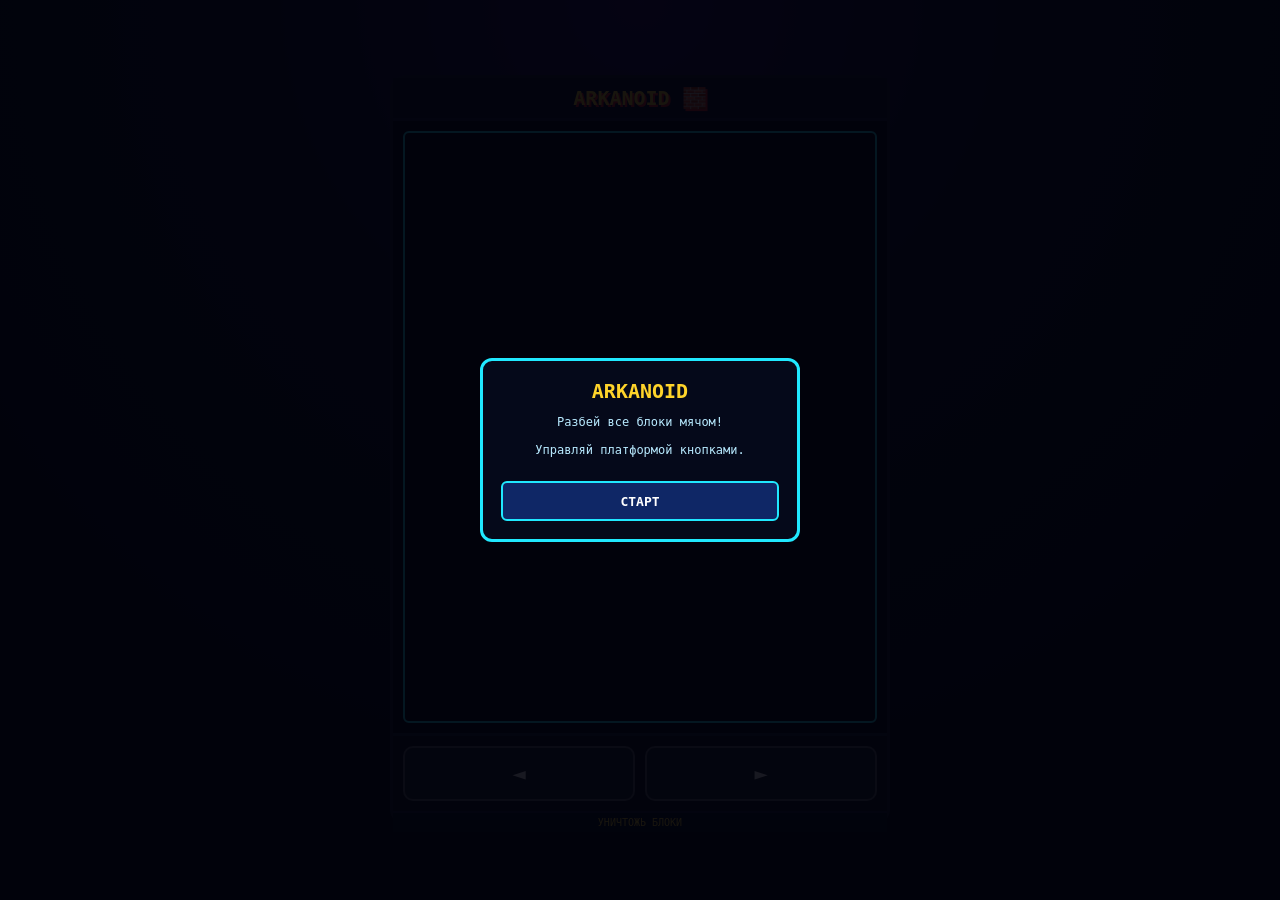
<file: arckanoid.html>
<!DOCTYPE html>
<html lang="ru">
<head>
<meta charset="UTF-8">
<meta name="viewport" content="width=device-width,initial-scale=1,maximum-scale=1,user-scalable=no">
<title>ARKANOID — FREEzzzGames</title>
<script src="https://telegram.org/js/telegram-web-app.js"></script>
<style>
*{box-sizing:border-box;-webkit-tap-highlight-color:transparent;}
html,body{margin:0;width:100%;height:100%;background:#02030b;color:#fff;font-family:monospace;overflow:hidden;}
body{padding:6px;display:flex;justify-content:center;align-items:center;background:radial-gradient(circle at 50% 0,#29105f 0%,#070922 35%,#010208 85%);}
.arcade{width:min(500px,100%);height:100%;max-height:750px;border:3px solid #151a32;border-radius:16px;background:#070a15;display:flex;flex-direction:column;}
.marquee{padding:8px;text-align:center;background:#070925;border-bottom:3px solid #121936;}
.marquee h1{margin:0;font-size:20px;color:#ffd52c;text-shadow:2px 2px #e52225;}
.screen-wrapper{flex-grow:1;position:relative;background:#03050c;display:flex;justify-content:center;align-items:center;padding:10px;}
canvas{background:#010206;border:2px solid #20e8ff;border-radius:6px;width:100%;height:100%;object-fit:contain;}
.controls{display:flex;justify-content:space-around;padding:10px;background:#070a18;border-top:3px solid #141c38;gap:10px;}
.ctrl-btn{flex-grow:1;height:55px;border:2px solid rgba(255,255,255,.3);border-radius:10px;background:rgba(255,255,255,.08);color:#fff;font-size:22px;display:flex;justify-content:center;align-items:center;user-select:none;cursor:pointer;}
.ctrl-btn:active{background:rgba(32,232,255,.35);border-color:#20e8ff;}
.overlay{position:absolute;z-index:30;inset:0;display:flex;align-items:center;justify-content:center;background:#02030be8;}
.overlay.hidden{display:none;}
.card{width:min(320px,90%);padding:18px;border:3px solid #20e8ff;border-radius:12px;background:#060a1bef;text-align:center;}
.card h2{margin:0 0 8px;color:#ffd42a;font-size:20px;}
.card p{color:#b8eaff;font-size:12px;}
.start-btn{margin-top:12px;width:100%;height:40px;border:2px solid #20e8ff;border-radius:6px;background:#0f2766;color:#fff;font:bold 13px monospace;cursor:pointer;}
.bottom{padding:4px;text-align:center;border-top:2px solid #111a3b;color:#ffd52c;font-size:10px;background:#050716;}
</style>
</head>
<body>
<div class="arcade">
  <div class="marquee"><h1>ARKANOID 🧱</h1></div>
  <div class="screen-wrapper"><canvas id="arkanoid" width="400" height="500"></canvas></div>
  <div class="controls">
    <div class="ctrl-btn" id="btnLeft">◄</div>
    <div class="ctrl-btn" id="btnRight">►</div>
  </div>
  <div class="overlay" id="overlay">
    <div class="card">
      <h2 id="title">ARKANOID</h2>
      <p>Разбей все блоки мячом!<br><br>Управляй платформой кнопками.</p>
      <button class="start-btn" id="startBtn">СТАРТ</button>
    </div>
  </div>
  <footer class="bottom">УНИЧТОЖЬ БЛОКИ</footer>
</div>
<script>
const tg = window.Telegram.WebApp; tg.ready(); tg.expand();
const canvas = document.getElementById('arkanoid'), ctx = canvas.getContext('2d');
let running = false, dir = 0;
let paddle = {x: 160, y: 460, w: 80, h: 12, speed: 6};
let ball = {x: 200, y: 300, r: 6, vx: 3, vy: -3};
let bricks = [];

function initBricks() {
  bricks = [];
  let colors = ['#e52225', '#ffd52c', '#20e8ff', '#00ff88'];
  for(let r=0; r<4; r++) {
    for(let c=0; c<8; c++) {
      bricks.push({x: c * 48 + 10, y: r * 22 + 25, w: 44, h: 16, status: 1, color: colors[r]});
    }
  }
}

function update() {
  if (!running) return;
  paddle.x += dir * paddle.speed;
  if (paddle.x < 0) paddle.x = 0;
  if (paddle.x > canvas.width - paddle.w) paddle.x = canvas.width - paddle.w;

  ball.x += ball.vx; ball.y += ball.vy;
  if (ball.x - ball.r < 0 || ball.x + ball.r > canvas.width) ball.vx *= -1;
  if (ball.y - ball.r < 0) ball.vy *= -1;

  if (ball.y + ball.r > paddle.y && ball.x > paddle.x && ball.x < paddle.x + paddle.w) {
    ball.vy *= -1;
    let hitPoint = (ball.x - (paddle.x + paddle.w/2)) / (paddle.w/2);
    ball.vx = hitPoint * 4;
  }

  if (ball.y > canvas.height) {
    running = false;
    showOver("ИГРА ОКОНЧЕНА");
  }

  let activeBricks = 0;
  bricks.forEach(b => {
    if (b.status === 1) {
      activeBricks++;
      if (ball.x > b.x && ball.x < b.x + b.w && ball.y > b.y && ball.y < b.y + b.h) {
        b.status = 0; ball.vy *= -1;
      }
    }
  });

  if (activeBricks === 0) {
    running = false;
    showOver("ПОБЕДА!");
  }
}

function showOver(text) {
  document.getElementById('overlay').classList.remove('hidden');
  document.getElementById('title').textContent = text;
  document.getElementById('startBtn').textContent = "ЕЩЕ РАЗ";
}

function draw() {
  ctx.fillStyle = '#010206'; ctx.fillRect(0, 0, canvas.width, canvas.height);
  ctx.fillStyle = '#20e8ff'; ctx.fillRect(paddle.x, paddle.y, paddle.w, paddle.h);
  ctx.fillStyle = '#ffd52c'; ctx.beginPath(); ctx.arc(ball.x, ball.y, ball.r, 0, Math.PI*2); ctx.fill();
  bricks.forEach(b => {
    if (b.status === 1) {
      ctx.fillStyle = b.color; ctx.fillRect(b.x, b.y, b.w, b.h);
      ctx.strokeStyle = '#000'; ctx.strokeRect(b.x, b.y, b.w, b.h);
    }
  });
}

function loop() { update(); draw(); requestAnimationFrame(loop); }

document.getElementById('btnLeft').addEventListener('pointerdown', () => dir = -1);
document.getElementById('btnLeft').addEventListener('pointerup', () => dir = 0);
document.getElementById('btnRight').addEventListener('pointerdown', () => dir = 1);
document.getElementById('btnRight').addEventListener('pointerup', () => dir = 0);
document.getElementById('startBtn').addEventListener('click', () => {
  paddle.x = 160; ball.x = 200; ball.y = 300; ball.vx = 3; ball.vy = -3;
  initBricks(); running = true;
  document.getElementById('overlay').classList.add('hidden');
});
loop();
</script>
</body>
</html>
</file>
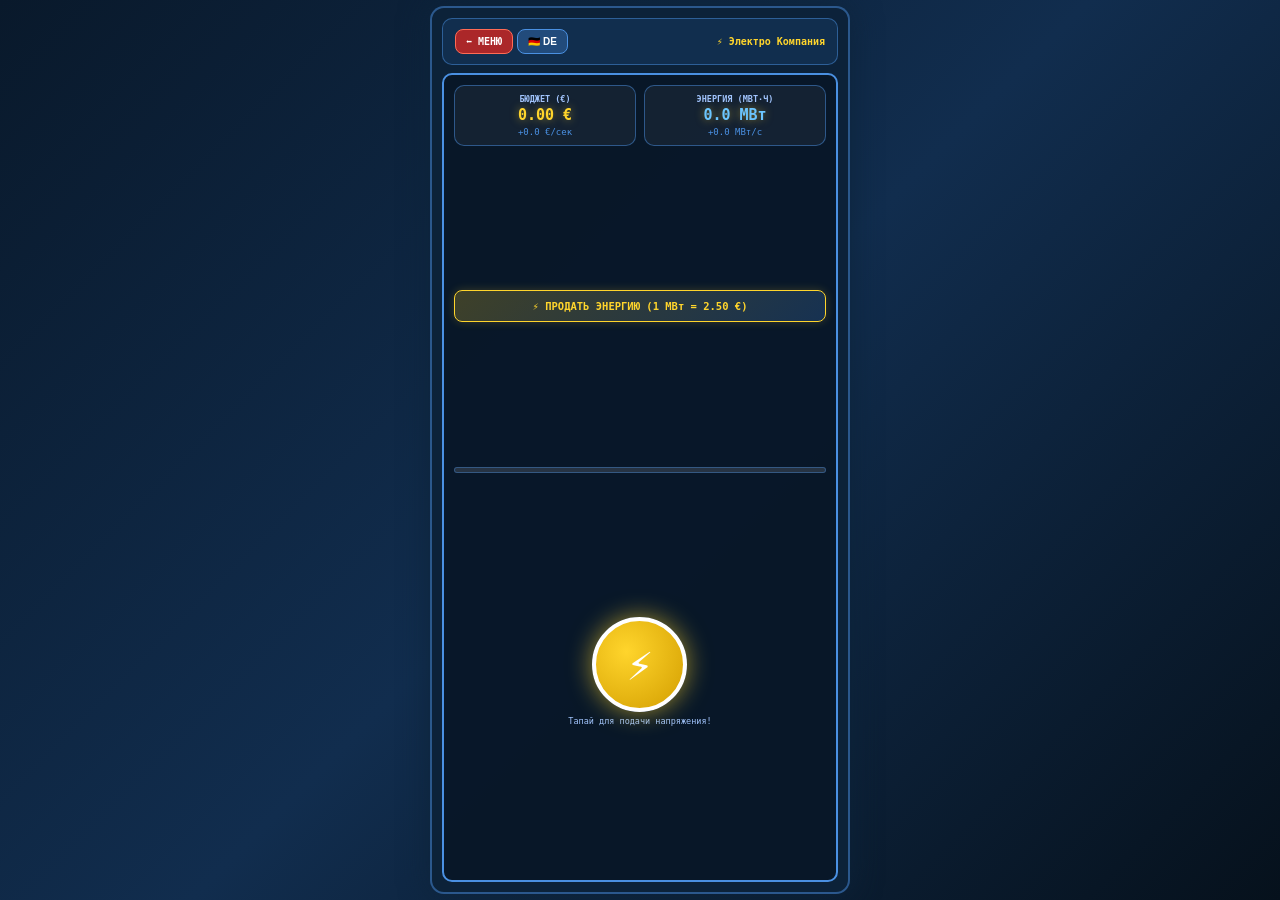
<file: arkanoid.html>
<!DOCTYPE html>
<html lang="ru">
<head>
<meta charset="UTF-8">
<meta name="viewport" content="width=device-width,initial-scale=1,maximum-scale=1,user-scalable=no">
<title>Elektro Unternehmen — FREEzzzGames</title>
<script src="https://telegram.org/js/telegram-web-app.js"></script>
<style>
:root {
  --bg-grad: linear-gradient(135deg, #09192b 0%, #112d4e 50%, #06111c 100%);
  --portal-bg: rgba(13, 35, 58, 0.96);
  --border-col: rgba(74, 144, 226, 0.5);
  --accent-col: #4a90e2;
  --title-col: #ffd52c;
  --btn-bg: rgba(18, 48, 80, 0.95);
  --btn-hover: rgba(74, 144, 226, 0.3);
  --glass-bg: rgba(255, 255, 255, 0.05);
}
*{box-sizing:border-box;-webkit-tap-highlight-color:transparent;}
html,body{margin:0;width:100%;height:100%;background:#06111c;color:#fff;font-family:monospace;overflow:hidden;}
body{
  padding:6px;display:flex;justify-content:center;align-items:center;
  background: var(--bg-grad); position: fixed; inset: 0;
}
.portal{
  width: 100%; height: 100%; max-width: 420px; max-height: 100vh;
  text-align: center; display: flex; flex-direction: column; gap: 8px;
  overflow-y: auto; padding: 10px; z-index: 10;
  background: var(--portal-bg); border: 2.5px solid var(--border-col);
  border-radius: 14px; box-shadow: 0 0 30px rgba(13, 35, 58, 0.9);
  position: relative;
}

/* ШАПКА */
.game-ui-header { 
  display: flex; justify-content: space-between; align-items: center; 
  padding: 10px 12px; background: var(--btn-bg); border: 1.5px solid var(--border-col); 
  border-radius: 10px; width: 100%; flex-shrink: 0; font-size: 11px; 
  z-index: 50; gap: 6px;
}
.header-left { display: flex; gap: 4px; align-items: center; }
.back-btn {
  background: rgba(180, 40, 40, 0.95); border: 1.5px solid #ff6b55; color: #fff;
  padding: 6px 10px; border-radius: 8px; text-decoration: none; font-weight: bold;
  cursor: pointer; font-size: 10px;
}
.lang-btn {
  background: rgba(74, 144, 226, 0.3); border: 1.5px solid var(--accent-col); color: #fff;
  padding: 6px 10px; border-radius: 8px; font-weight: bold; cursor: pointer; font-size: 10px;
}
.lang-btn:active { background: rgba(74, 144, 226, 0.6); }

/* КОНТЕЙНЕР */
.clicker-body {
  flex-grow: 1; background: rgba(8, 22, 38, 0.85); border: 2px solid var(--accent-col);
  border-radius: 10px; display: flex; flex-direction: column; align-items: center; justify-content: space-between;
  padding: 10px; overflow-y: auto; gap: 8px; position: relative;
}

/* БЛОКИ РЕСУРСОВ */
.resources-container { display: flex; gap: 8px; width: 100%; }
.res-box {
  flex: 1; background: var(--glass-bg); border: 1.5px solid var(--border-col); border-radius: 10px;
  padding: 8px; text-align: center;
}
.res-title { font-size: 8.5px; color: #a1c4fd; text-transform: uppercase; font-weight: bold; }
.res-val { font-size: 15px; font-weight: bold; color: var(--title-col); text-shadow: 0 0 8px rgba(255,213,44,0.5); margin-top: 2px; }
.res-sub { font-size: 9px; color: var(--accent-col); margin-top: 3px; }

/* КНОПКА ПРОДАЖИ ЭНЕРГИИ */
.sell-energy-btn {
  width: 100%; background: linear-gradient(135deg, rgba(255,213,44,0.22), rgba(74,144,226,0.22));
  border: 1.5px solid var(--title-col); border-radius: 8px; padding: 9px; color: var(--title-col);
  font-family: monospace; font-size: 10.5px; font-weight: bold; cursor: pointer; text-align: center;
  transition: transform 0.1s; box-shadow: 0 0 10px rgba(255,213,44,0.2);
}
.sell-energy-btn:active { transform: scale(0.97); background: rgba(255,213,44,0.35); }

/* ПРОГРЕСС-БАР */
.progress-bar-container {
  width: 100%; height: 6px; background: rgba(255,255,255,0.12); border-radius: 3px; overflow: hidden; border: 1px solid rgba(74,144,226,0.4);
}
.progress-bar-fill {
  height: 100%; background: linear-gradient(90deg, #4a90e2, #ffd52c); width: 0%; transition: width 0.2s ease;
}

/* ЦЕНТРАЛЬНАЯ КНОПКА */
.click-target-container { position: relative; display: flex; flex-direction: column; align-items: center; gap: 4px; }
.click-target {
  width: 95px; height: 95px; background: radial-gradient(circle at 35% 35%, #ffd52c, #d39e00);
  border: 4px solid #fff; border-radius: 50%; display: flex; justify-content: center; align-items: center;
  font-size: 44px; cursor: pointer; box-shadow: 0 0 25px rgba(255,213,44,0.6); transition: transform 0.08s ease;
  user-select: none; z-index: 40;
}
.click-target:active { transform: scale(0.86); background: radial-gradient(circle at 35% 35%, #e0b800, #997500); box-shadow: 0 0 12px #ffd52c; }

/* СПИСОК КАРТОЧЕК */
.upgrades-list { width: 100%; display: flex; flex-direction: column; gap: 6px; max-height: 210px; overflow-y: auto; padding-right: 2px; }
.upgrade-card {
  display: flex; justify-content: space-between; align-items: center; background: rgba(18, 48, 80, 0.9);
  border: 1.5px solid var(--border-col); border-radius: 8px; padding: 9px 11px; font-size: 11px; text-align: left; cursor: pointer;
  transition: all 0.15s ease; position: relative; overflow: hidden; z-index: 40;
}
.upgrade-card:active { transform: scale(0.98); background: var(--btn-hover); }
.upgrade-info { display: flex; flex-direction: column; gap: 3px; z-index: 2; }
.upgrade-name { color: var(--title-col); font-weight: bold; font-size: 11px; display: flex; align-items: center; gap: 6px; }
.upgrade-desc { font-size: 8.5px; color: #a1c4fd; }
.upgrade-cost { color: #6bc5ff; font-weight: bold; font-size: 10px; }
.upgrade-count { font-size: 13px; font-weight: bold; color: #fff; background: rgba(0,0,0,0.6); padding: 5px 10px; border-radius: 6px; border: 1.5px solid var(--border-col); z-index: 2; }

/* АНИМАЦИИ */
@keyframes floatUp {
  0% { transform: translateY(0) scale(1); opacity: 1; }
  100% { transform: translateY(-40px) scale(1.3); opacity: 0; }
}
.floating-text {
  position: fixed; color: #ffd52c; font-size: 15px; font-weight: bold; pointer-events: none; z-index: 99999;
  animation: floatUp 0.45s ease-out forwards; text-shadow: 0 0 6px rgba(0,0,0,0.9);
}
</style>
</head>
<body>

<div class="portal">
  <div class="game-ui-header">
    <div class="header-left">
      <a href="index.html" class="back-btn" id="menuBtnTxt">⬅ МЕНЮ</a>
      <button class="lang-btn" onclick="toggleLanguage()" id="langBtn">🇩🇪 DE</button>
    </div>
    <div id="licenseTxt" style="color:var(--title-col); font-weight:bold; font-size: 10px;">⚡ Электро Компания</div>
  </div>

  <div class="clicker-body">
    <!-- ШКАЛЫ РЕСУРСОВ -->
    <div class="resources-container">
      <div class="res-box">
        <div class="res-title" id="resBudgetTitle">Бюджет (€)</div>
        <div class="res-val" id="moneyTxt">0.00 €</div>
        <div class="res-sub" id="cpsTxt">+0.0 €/сек</div>
      </div>
      <div class="res-box">
        <div class="res-title" id="resEnergyTitle">Энергия (МВт·ч)</div>
        <div class="res-val" id="energyTxt" style="color:#6bc5ff;">0.0 МВт</div>
        <div class="res-sub" id="epsTxt">+0.0 МВт/с</div>
      </div>
    </div>

    <!-- КНОПКА ПРОДАЖИ ЭНЕРГИИ -->
    <button class="sell-energy-btn" id="sellBtnTxt" onclick="sellEnergy()">⚡ ПРОДАТЬ ЭНЕРГИЮ (1 МВт = 2.50 €)</button>

    <!-- ПРОГРЕСС-БАР -->
    <div class="progress-bar-container">
      <div class="progress-bar-fill" id="progressFill"></div>
    </div>

    <!-- ЦЕНТРАЛЬНАЯ КНОПКА -->
    <div class="click-target-container">
      <div class="click-target" onclick="clickEnergy(event)">⚡</div>
      <div style="font-size: 8.5px; color: #a1c4fd;" id="tapHintTxt">Тапай для подачи напряжения!</div>
    </div>

    <!-- СПИСОК ПОСТРОЕК -->
    <div class="upgrades-list" id="upgradesList"></div>
  </div>
</div>

<script>
const tg = window.Telegram.WebApp; tg.ready(); tg.expand();
let soundEnabled = localStorage.getItem("freezzzSound") !== "false";
let currentLang = localStorage.getItem("freezzzLang") || "ru";

const langData = {
  ru: {
    menu: "⬅ МЕНЮ",
    license: "⚡ Электро Компания",
    budget: "Бюджет (€)",
    energy: "Энергия (МВт·ч)",
    sellBtn: "⚡ ПРОДАТЬ ЭНЕРГИЮ (1 МВт = 2.50 €)",
    tapHint: "Тапай для подачи напряжения!",
    price: "Цена",
    reqWorkers: "Требует раб.",
    items: [
      { name: "👨‍🔧 Электрик (Специалист)", desc: "Базовый мастер для выездов" },
      { name: "👷‍♂️ Бригада электриков", desc: "Команда монтажников сетей" },
      { name: "💨 Ветряная установка", desc: "Генератор зеленой энергии" },
      { name: "☀️ Солнечная ферма", desc: "Панели (+ выработка МВт)" },
      { name: "⚡ АЭС (Атомная станция)", desc: "Максимальная энергия и доход" }
    ]
  },
  de: {
    menu: "⬅ MENÜ",
    license: "⚡ Elektro Unternehmen",
    budget: "Budget (€)",
    energy: "Energie (MWh)",
    sellBtn: "⚡ ENERGIE VERKAUFEN (1 MWh = 2.50 €)",
    tapHint: "Tippen für Stromversorgung!",
    price: "Preis",
    reqWorkers: "Benötigt Arb.",
    items: [
      { name: "👨‍🔧 Elektriker (Spezialist)", desc: "Grundmonteur für Einsätze" },
      { name: "👷‍♂️ Elektriker-Team", desc: "Trupp für Netzmontage" },
      { name: "💨 Windkraftanlage", desc: "Grüne Windenergie" },
      { name: "☀️ Solarpark", desc: "Solarpanels (+ MWh)" },
      { name: "⚡ Atomkraftwerk (AKW)", desc: "Maximale Energie & Ertrag" }
    ]
  }
};

function toggleLanguage() {
  currentLang = currentLang === "ru" ? "de" : "ru";
  localStorage.setItem("freezzzLang", currentLang);
  updateLanguageUI();
  updateUI();
}

function updateLanguageUI() {
  let t = langData[currentLang];
  document.getElementById('menuBtnTxt').textContent = t.menu;
  document.getElementById('licenseTxt').textContent = t.license;
  document.getElementById('resBudgetTitle').textContent = t.budget;
  document.getElementById('resEnergyTitle').textContent = t.energy;
  document.getElementById('sellBtnTxt').textContent = t.sellBtn;
  document.getElementById('tapHintTxt').textContent = t.tapHint;
  document.getElementById('langBtn').textContent = currentLang === "ru" ? "🇩🇪 DE" : "🇷🇺 RU";
}

let money = Number(localStorage.getItem("zeitarbeitMoney") || 0);
let totalEnergyMWh = Number(localStorage.getItem("zeitarbeitEnergy") || 0);

// Постройки по возрастанию: 2 рабочих юнита, затем 3 станции
let upgrades = [
  { id: 'elektrik', cost: 15, incomeEur: 0.4, energyMWh: 0.1, count: Number(localStorage.getItem("up_elektrik") || 0), mult: 1.15, type: 'worker' },
  { id: 'brigade', cost: 120, incomeEur: 2, energyMWh: 0.8, count: Number(localStorage.getItem("up_brigade") || 0), mult: 1.18, type: 'worker' },
  { id: 'wind', cost: 950, incomeEur: 14, energyMWh: 8.5, workersNeeded: 2, count: Number(localStorage.getItem("up_wind") || 0), mult: 1.20, type: 'station' },
  { id: 'solar', cost: 12000, incomeEur: 110, energyMWh: 65, workersNeeded: 8, count: Number(localStorage.getItem("up_solar") || 0), mult: 1.22, type: 'station' },
  { id: 'aes', cost: 150000, incomeEur: 850, energyMWh: 450, workersNeeded: 30, count: Number(localStorage.getItem("up_aes") || 0), mult: 1.25, type: 'station' }
];

let audioCtx = null;
function playSound(freq, type='square', duration=0.1) {
  if (!soundEnabled) return;
  try {
    if (!audioCtx) audioCtx = new (window.AudioContext || window.webkitAudioContext)();
    if (audioCtx.state === 'suspended') audioCtx.resume();
    let osc = audioCtx.createOscillator();
    let gain = audioCtx.createGain();
    osc.type = type;
    osc.frequency.setValueAtTime(freq, audioCtx.currentTime);
    gain.gain.setValueAtTime(0.03, audioCtx.currentTime);
    gain.gain.exponentialRampToValueAtTime(0.001, audioCtx.currentTime + duration);
    osc.connect(gain);
    gain.connect(audioCtx.destination);
    osc.start();
    osc.stop(audioCtx.currentTime + duration);
  } catch(e) {}
}

function haptic(style='light') {
  if (soundEnabled && tg && tg.HapticFeedback) {
    try { tg.HapticFeedback.impactOccurred(style); } catch(e){}
  }
}

function clickEnergy(e) {
  money += 1;
  totalEnergyMWh += 0.2;
  playSound(520, 'triangle', 0.08);
  haptic('light');
  updateUI();

  let pop = document.createElement('div');
  pop.textContent = "+1 € / ⚡";
  pop.className = "floating-text";
  pop.style.left = (e.clientX - 15) + "px";
  pop.style.top = (e.clientY - 25) + "px";
  document.body.appendChild(pop);
  setTimeout(() => pop.remove(), 450);
}

function sellEnergy() {
  if (totalEnergyMWh < 1) {
    playSound(150, 'sawtooth', 0.15);
    return;
  }
  let earned = totalEnergyMWh * 2.50;
  money += earned;
  totalEnergyMWh = 0;
  playSound(880, 'square', 0.2);
  haptic('heavy');
  updateUI();
}

function buyUpgrade(index) {
  let up = upgrades[index];
  if (money >= up.cost) {
    money -= up.cost;
    up.count++;
    up.cost = Math.floor(up.cost * up.mult);
    localStorage.setItem("up_" + up.id, up.count);
    playSound(720, 'square', 0.15);
    haptic('medium');
    updateUI();
  } else {
    playSound(140, 'sawtooth', 0.2);
  }
}

function calculateStats() {
  let totalEurSec = 0;
  let totalEnergySec = 0;
  let totalWorkers = 0;
  
  upgrades.forEach(up => {
    if (up.type === 'worker') totalWorkers += up.count;
  });

  upgrades.forEach(up => {
    if (up.type === 'worker') {
      totalEurSec += up.incomeEur * up.count;
      totalEnergySec += up.energyMWh * up.count;
    } else if (up.type === 'station') {
      let requiredWorkersTotal = up.workersNeeded * up.count;
      let efficiency = requiredWorkersTotal > 0 ? Math.min(1.0, totalWorkers / requiredWorkersTotal) : 1.0;
      if (totalWorkers === 0 && up.workersNeeded > 0) efficiency = 0.1;

      totalEurSec += (up.incomeEur * up.count) * efficiency;
      totalEnergySec += (up.energyMWh * up.count) * efficiency;
    }
  });

  return { totalEurSec, totalEnergySec, totalWorkers };
}

function updateUI() {
  let stats = calculateStats();
  let t = langData[currentLang];
  
  document.getElementById('moneyTxt').textContent = money.toLocaleString('ru-RU', {minimumFractionDigits: 2, maximumFractionDigits: 2}) + " €";
  document.getElementById('cpsTxt').textContent = `+${stats.totalEurSec.toFixed(1)} €/s`;
  
  document.getElementById('energyTxt').textContent = totalEnergyMWh.toFixed(1) + (currentLang === 'ru' ? " МВт" : " MWh");
  document.getElementById('epsTxt').textContent = `+${stats.totalEnergySec.toFixed(1)} ${currentLang === 'ru' ? 'МВт/с' : 'MWh/s'}`;

  let cheapestCost = Math.min(...upgrades.map(u => u.cost));
  let progressPercent = Math.min(100, (money / cheapestCost) * 100);
  document.getElementById('progressFill').style.width = progressPercent + "%";

  let listHtml = "";
  upgrades.forEach((up, idx) => {
    let currentCost = Math.floor(up.cost);
    let canBuy = money >= currentCost;
    let localizedItem = t.items[idx];
    
    let subInfo = `${currentLang === 'ru' ? 'Доход' : 'Eink.'}: +${up.incomeEur}€/s, +${up.energyMWh}MWh/s`;
    if (up.type === 'station') {
      subInfo = `${t.reqWorkers}: ${up.workersNeeded} | +${up.energyMWh}MWh`;
    }

    listHtml += `
      <div class="upgrade-card" style="opacity: ${canBuy ? 1 : 0.65}; border-color: ${canBuy ? 'var(--title-col)' : 'var(--border-col)'};" onclick="buyUpgrade(${idx})">
        <div class="upgrade-info">
          <div class="upgrade-name">${localizedItem.name}</div>
          <div class="upgrade-desc">${subInfo}</div>
          <div class="upgrade-cost">${t.price}: ${currentCost.toLocaleString()} €</div>
        </div>
        <div class="upgrade-count">${up.count}</div>
      </div>
    `;
  });
  
  document.getElementById('upgradesList').innerHTML = listHtml;
  localStorage.setItem("zeitarbeitMoney", money);
  localStorage.setItem("zeitarbeitEnergy", totalEnergyMWh);
}

setInterval(() => {
  let stats = calculateStats();
  if (stats.totalEurSec > 0 || stats.totalEnergySec > 0) {
    money += stats.totalEurSec / 10;
    totalEnergyMWh += stats.totalEnergySec / 10;
    updateUI();
  }
}, 100);

setInterval(() => {
  localStorage.setItem("zeitarbeitMoney", money);
  localStorage.setItem("zeitarbeitEnergy", totalEnergyMWh);
}, 5000);

updateLanguageUI();
updateUI();
</script>
</body>
</html>
</file>
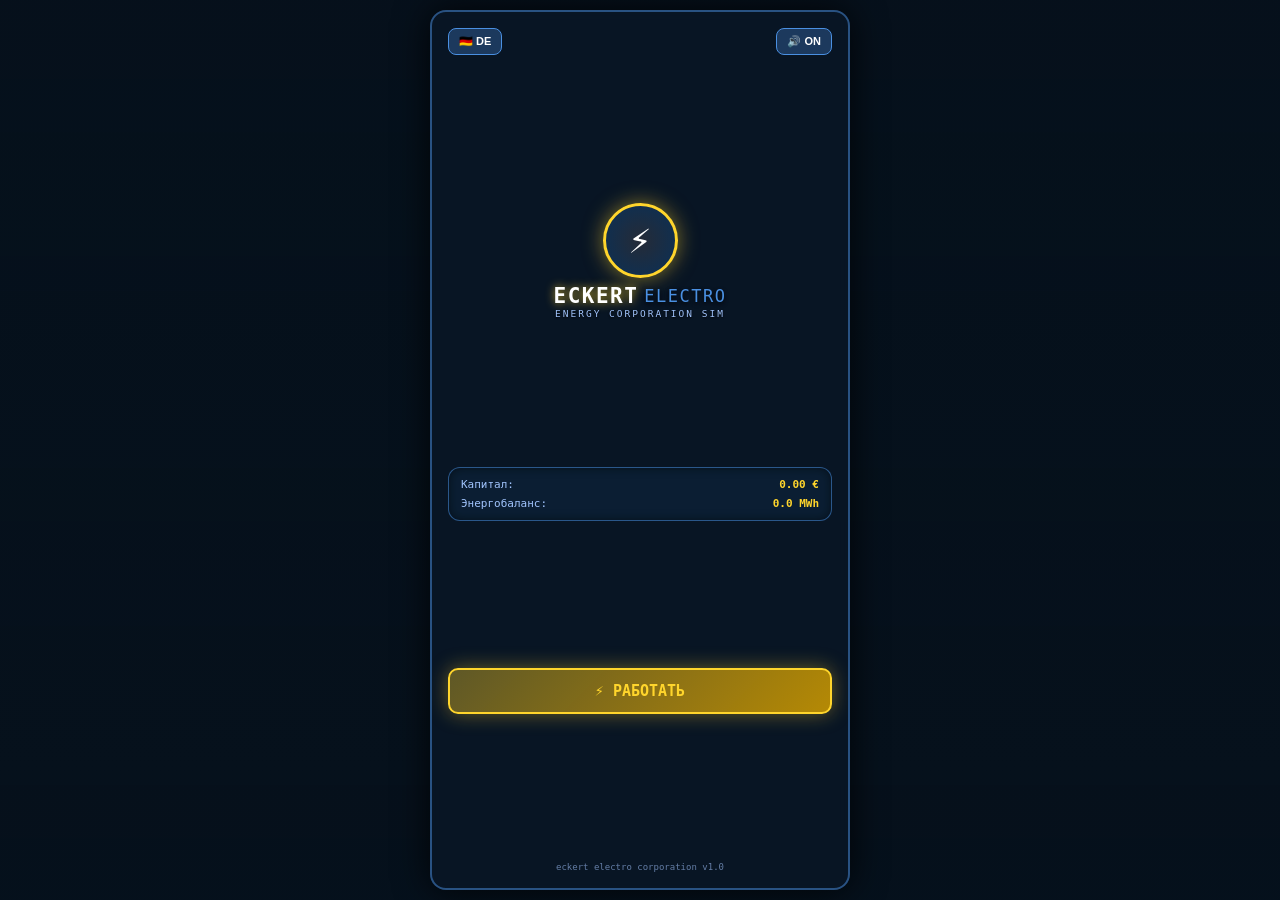
<file: clicker.html>
<!DOCTYPE html>
<html lang="ru">
<head>
<meta charset="UTF-8">
<meta name="viewport" content="width=device-width,initial-scale=1,maximum-scale=1,user-scalable=no">
<title>eckert electro — Главное меню</title>
<script src="https://telegram.org/js/telegram-web-app.js"></script>
<style>
:root {
  --portal-bg: rgba(10, 22, 38, 0.88);
  --border-col: rgba(74, 144, 226, 0.5);
  --accent-col: #4a90e2;
  --title-col: #ffd52c;
  --btn-bg: rgba(18, 48, 80, 0.95);
  --glass-bg: rgba(13, 35, 58, 0.75);
}
*{box-sizing:border-box;-webkit-tap-highlight-color:transparent;}
html,body{margin:0;width:100%;height:100%;background:#06111c;color:#fff;font-family:monospace;overflow:hidden;}
body{
  padding:10px;display:flex;justify-content:center;align-items:center;
  /* Атмосферный индустриальный фон с офисом и минивеном */
  background: linear-gradient(rgba(6, 17, 28, 0.65), rgba(6, 17, 28, 0.85)), 
              url('https://images.unsplash.com/photo-1486406146926-c627a92ad1ab?auto=format&fit=crop&w=800&q=80') no-repeat center center;
  background-size: cover;
  position: fixed; inset: 0;
}
.menu-container{
  width: 100%; height: 100%; max-width: 420px; max-height: 100vh;
  text-align: center; display: flex; flex-direction: column; justify-content: space-between;
  padding: 16px; z-index: 10;
  background: var(--portal-bg); border: 2.5px solid var(--border-col);
  border-radius: 16px; box-shadow: 0 0 35px rgba(0, 0, 0, 0.8);
  backdrop-filter: blur(6px);
  position: relative; overflow-y: auto;
}
.menu-header { display: flex; justify-content: space-between; align-items: center; width: 100%; z-index: 2; }
.lang-btn, .sound-btn {
  background: rgba(74, 144, 226, 0.3); border: 1.5px solid var(--accent-col); color: #fff;
  padding: 6px 10px; border-radius: 8px; font-weight: bold; cursor: pointer; font-size: 11px;
}
.lang-btn:active, .sound-btn:active { background: rgba(74, 144, 226, 0.6); }

.brand-section { display: flex; flex-direction: column; align-items: center; gap: 6px; margin: 5px 0; z-index: 2; }
.brand-logo {
  width: 75px; height: 75px; background: radial-gradient(circle, #252B37 0%, var(--btn-bg) 70%);
  border: 3px solid var(--title-col); border-radius: 50%; display: flex;
  align-items: center; justify-content: center; font-size: 38px;
  box-shadow: 0 0 20px rgba(255,213,44,0.5);
  animation: pulseLogo 2s infinite ease-in-out;
}
@keyframes pulseLogo {
  0%, 100% { transform: scale(1); box-shadow: 0 0 15px rgba(255,213,44,0.4); }
  50% { transform: scale(1.05); box-shadow: 0 0 25px rgba(255,213,44,0.7); }
}
.brand-title { 
  font-size: 19px; font-weight: bold; color: var(--title-col); letter-spacing: 1.5px; 
  display: flex; align-items: center; justify-content: center; gap: 6px;
  text-shadow: 0 2px 4px rgba(0,0,0,0.8);
}
.brand-title span.bold { font-weight: 900; font-size: 21px; color: #ffffff; text-shadow: 0 0 10px rgba(255,213,44,0.8); }
.brand-title span.normal { font-weight: normal; color: var(--accent-col); font-size: 17px; }
.brand-subtitle { font-size: 9.5px; color: #a1c4fd; text-transform: uppercase; letter-spacing: 2px; text-shadow: 0 1px 2px rgba(0,0,0,0.8); }

.player-stats-card {
  background: var(--glass-bg); border: 1.5px solid var(--border-col);
  border-radius: 12px; padding: 10px 12px; display: flex; flex-direction: column; gap: 6px; width: 100%; text-align: left;
  z-index: 2; box-shadow: inset 0 0 10px rgba(0,0,0,0.5);
}
.stat-row { display: flex; justify-content: space-between; font-size: 11px; }
.stat-label { color: #a1c4fd; }
.stat-value { font-weight: bold; color: var(--title-col); }

.menu-actions { display: flex; flex-direction: column; gap: 10px; width: 100%; margin: 5px 0; z-index: 2; }
.menu-btn {
  width: 100%; background: linear-gradient(135deg, rgba(74,144,226,0.3), rgba(18,48,80,0.8));
  border: 2px solid var(--accent-col); border-radius: 10px; padding: 12px;
  color: #fff; font-family: monospace; font-size: 13px; font-weight: bold;
  cursor: pointer; text-align: center; text-decoration: none; display: flex; align-items: center; justify-content: center; gap: 8px;
  transition: transform 0.1s;
}
.menu-btn:active { transform: scale(0.97); }
.menu-btn.primary {
  background: linear-gradient(135deg, rgba(255,213,44,0.35), rgba(211,158,0,0.85));
  border-color: var(--title-col); color: var(--title-col); font-size: 15px;
  box-shadow: 0 0 20px rgba(255,213,44,0.4);
}
.menu-footer { font-size: 9px; color: rgba(161, 196, 253, 0.6); z-index: 2; }
</style>
</head>
<body>

<div class="menu-container">
  <div class="menu-header">
    <button class="lang-btn" onclick="toggleLanguage()" id="langBtn">🇩🇪 DE</button>
    <button class="sound-btn" onclick="toggleSound()" id="soundBtn">🔊 ON</button>
  </div>

  <div class="brand-section">
    <div class="brand-logo">⚡</div>
    <div>
      <div class="brand-title">
        <span class="bold">ECKERT</span> <span class="normal">ELECTRO</span>
      </div>
      <div class="brand-subtitle" id="subtitleTxt">Energy Corporation Sim</div>
    </div>
  </div>

  <div class="player-stats-card">
    <div class="stat-row">
      <span class="stat-label" id="lblCapital">Капитал:</span>
      <span class="stat-value" id="menuMoneyVal">0.00 €</span>
    </div>
    <div class="stat-row">
      <span class="stat-label" id="lblEnergyStat">Энергобаланс:</span>
      <span class="stat-value" id="menuEnergyVal">0.0 MWh</span>
    </div>
  </div>

  <div class="menu-actions">
    <a href="game.html" class="menu-btn primary" id="btnPlay">⚡ РАБОТАТЬ</a>
  </div>

  <div class="menu-footer">eckert electro corporation v1.0</div>
</div>

<script>
const tg = window.Telegram.WebApp; 
if (tg && tg.ready) { tg.ready(); tg.expand(); }

let soundEnabled = localStorage.getItem("freezzzSound") !== "false";
let currentLang = localStorage.getItem("freezzzLang") || "ru";

const menuLang = {
  ru: {
    subtitle: "Симулятор энергоконцерна",
    capital: "Капитал:",
    energyStat: "Энергобаланс:",
    play: "⚡ РАБОТАТЬ",
    soundOn: "🔊 ЗВУК ВКЛ",
    soundOff: "🔇 ЗВУК ВЫКЛ"
  },
  de: {
    subtitle: "Energiekonzern Simulator",
    capital: "Kapital:",
    energyStat: "Energiebilanz:",
    play: "⚡ ARBEITEN",
    soundOn: "🔊 TON AN",
    soundOff: "🔇 TON AUS"
  }
};

function toggleLanguage() {
  currentLang = currentLang === "ru" ? "de" : "ru";
  localStorage.setItem("freezzzLang", currentLang);
  updateMenuUI();
}

function toggleSound() {
  soundEnabled = !soundEnabled;
  localStorage.setItem("freezzzSound", soundEnabled);
  updateMenuUI();
}

function updateMenuUI() {
  let t = menuLang[currentLang];
  document.getElementById('subtitleTxt').textContent = t.subtitle;
  document.getElementById('lblCapital').textContent = t.capital;
  document.getElementById('lblEnergyStat').textContent = t.energyStat;
  document.getElementById('btnPlay').textContent = t.play;
  document.getElementById('langBtn').textContent = currentLang === "ru" ? "🇩🇪 DE" : "🇷🇺 RU";
  document.getElementById('soundBtn').textContent = soundEnabled ? t.soundOn : t.soundOff;

  // Подтягиваем данные из localStorage последней рабочей версии
  let savedMoney = Number(localStorage.getItem("zeitarbeitMoney") || 0);
  let savedEnergy = Number(localStorage.getItem("zeitarbeitEnergy") || 0);
  
  document.getElementById('menuMoneyVal').textContent = savedMoney.toLocaleString('ru-RU', {minimumFractionDigits: 2, maximumFractionDigits: 2}) + " €";
  document.getElementById('menuEnergyVal').textContent = savedEnergy.toFixed(1) + (currentLang === 'ru' ? " МВт" : " MWh");
}

updateMenuUI();
</script>
</body>
</html>
</file>
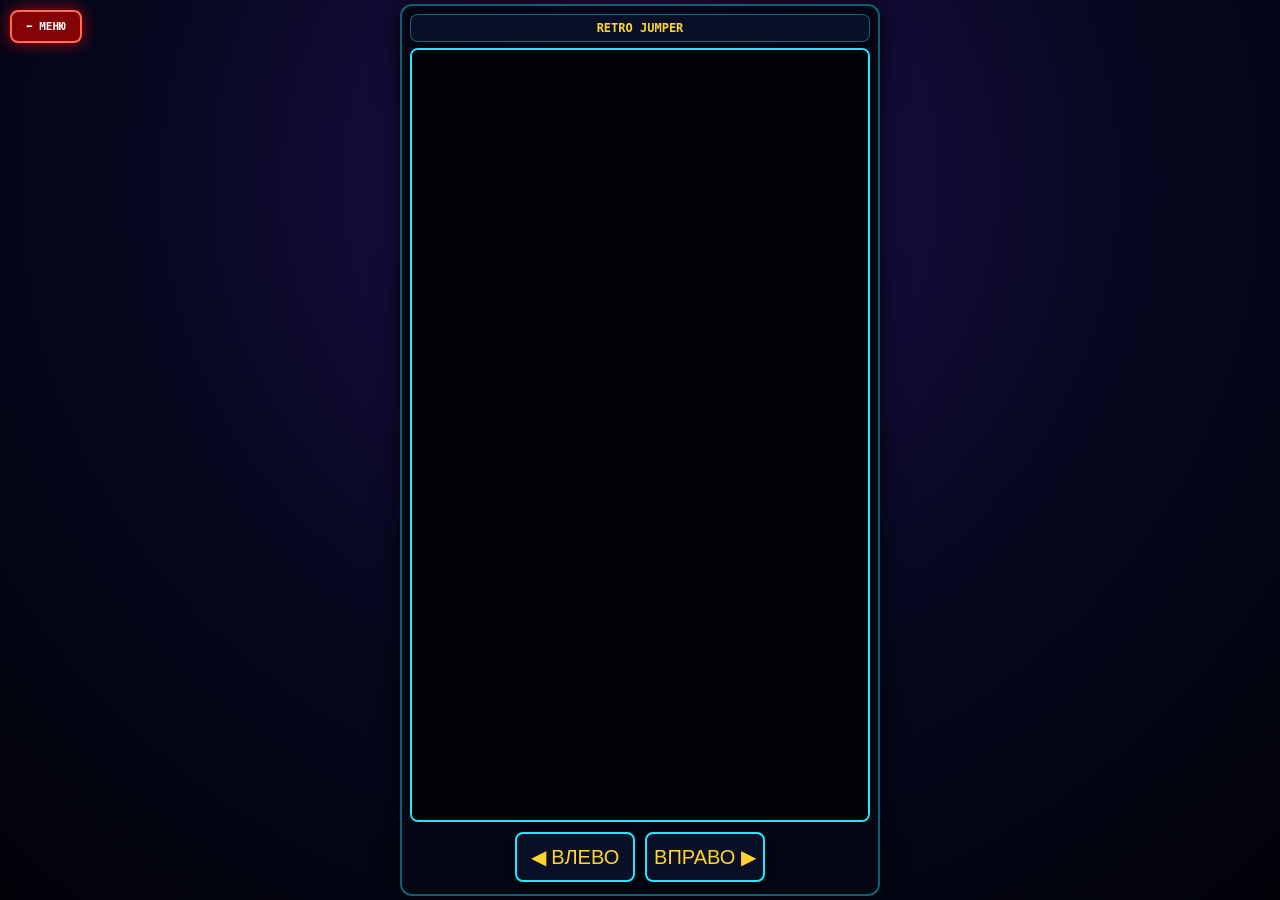
<file: doodle.html>
<!DOCTYPE html>
<html lang="ru">
<head>
<meta charset="UTF-8">
<meta name="viewport" content="width=device-width,initial-scale=1,maximum-scale=1,user-scalable=no">
<title>Retro Jumper — FREEzzzGames</title>
<script src="https://telegram.org/js/telegram-web-app.js"></script>
<style>
:root {
  --bg-grad: radial-gradient(circle at 50% 20%, rgba(41, 16, 95, 0.9) 0%, rgba(7, 9, 34, 0.95) 50%, rgba(1, 2, 8, 1) 100%);
  --portal-bg: rgba(4, 7, 20, 0.92);
  --border-col: rgba(32, 232, 255, 0.4);
  --accent-col: #20e8ff;
  --title-col: #ffd52c;
  --btn-bg: rgba(10, 16, 40, 0.95);
  --btn-hover: #16368a;
}
*{box-sizing:border-box;-webkit-tap-highlight-color:transparent;}
html,body{margin:0;width:100%;height:100%;background:#02030b;color:#fff;font-family:monospace;overflow:hidden;}
body{
  padding:4px;display:flex;justify-content:center;align-items:center;
  background: var(--bg-grad); position: fixed; inset: 0;
}
.portal{
  width: 100%; height: 100%; max-width: 480px; max-height: 100vh;
  text-align: center; display: flex; flex-direction: column; gap: 6px;
  overflow-y: auto; padding: 8px; z-index: 10;
  background: var(--portal-bg); border: 2px solid var(--border-col);
  border-radius: 12px; box-shadow: 0 0 25px rgba(0,0,0,0.8);
  position: relative;
}
.game-ui-header { display: flex; justify-content: space-between; align-items: center; padding: 6px 8px; background: var(--btn-bg); border: 1px solid var(--border-col); border-radius: 8px; width: 100%; flex-shrink: 0; }
.back-btn { background: #8c0505; border: 1px solid #ff6b55; color: #fff; padding: 6px 12px; border-radius: 6px; cursor: pointer; font-size: 11px; font-weight: bold; text-decoration: none; box-shadow: 0 0 8px rgba(255,0,0,0.4); }
.back-btn:active { background: #b30707; transform: scale(0.95); }

#gameContainer { flex-grow: 1; width: 100%; position: relative; background: #010206; border: 2px solid var(--accent-col); border-radius: 8px; overflow: hidden; display: flex; flex-direction: column; align-items: center; justify-content: center; min-height: 0; }
canvas { width: 100%; height: 100%; object-fit: contain; background: #010206; }

.game-controls { display: flex; gap: 10px; justify-content: center; align-items: center; width: 100%; padding: 4px; flex-shrink: 0; }
.ctrl-pad-btn { background: var(--btn-bg); border: 2px solid var(--accent-col); color: var(--title-col); font-size: 20px; width: 120px; height: 50px; border-radius: 8px; display: flex; justify-content: center; align-items: center; cursor: pointer; user-select: none; box-shadow: 0 3px 8px rgba(0,0,0,0.5); }
.ctrl-pad-btn:active { background: var(--btn-hover); transform: scale(0.92); }
</style>
</head>
<body>

<!-- УНИВЕРСАЛЬНАЯ ПЛАВАЮЩАЯ КНОПКА ВОЗВРАТА В МЕНЮ -->
<div style="position: fixed; top: 10px; left: 10px; z-index: 99999;">
  <a href="index.html" style="display: flex; align-items: center; gap: 4px; background: rgba(140, 5, 5, 0.95); border: 2px solid #ff6b55; color: #fff; padding: 8px 14px; border-radius: 8px; text-decoration: none; font-family: monospace; font-size: 11px; font-weight: bold; box-shadow: 0 0 15px rgba(255,0,0,0.7); -webkit-tap-highlight-color: transparent;">
    ⬅ МЕНЮ
  </a>
</div>

<div class="portal">
  <div class="game-ui-header">
    <div style="width: 60px;"></div>
    <div style="color:var(--title-col); font-size:12px; font-weight:bold;">RETRO JUMPER</div>
    <div style="width: 60px;"></div>
  </div>

  <div id="gameContainer">
    <canvas id="jCanvas" width="360" height="480"></canvas>
  </div>

  <div class="game-controls">
    <button class="ctrl-pad-btn" id="btnLeft">◀ ВЛЕВО</button>
    <button class="ctrl-pad-btn" id="btnRight">ВПРАВО ▶</button>
  </div>
</div>

<script>
const tg = window.Telegram.WebApp; tg.ready(); tg.expand();
let soundEnabled = localStorage.getItem("freezzzSound") !== "false";
function haptic() {
  if (soundEnabled && tg && tg.HapticFeedback) {
    try { tg.HapticFeedback.impactOccurred('light'); } catch(e){}
  }
}

const canvas = document.getElementById('jCanvas');
const ctx = canvas.getContext('2d');

let player = {
  x: 165,
  y: 300,
  w: 30,
  h: 30,
  vx: 0,
  vy: 0
};

let platforms = [];
let score = 0;
let isMovingLeft = false;
let isMovingRight = false;

// Инициализация платформ
function initGame() {
  platforms = [
    {x: 150, y: 420, w: 70, h: 12},
    {x: 80, y: 320, w: 70, h: 12},
    {x: 220, y: 220, w: 70, h: 12},
    {x: 130, y: 120, w: 70, h: 12},
    {x: 60, y: 20, w: 70, h: 12}
  ];
  player.x = 165;
  player.y = 300;
  player.vx = 0;
  player.vy = -10;
  score = 0;
}

initGame();

// Управление кнопками
const btnLeft = document.getElementById('btnLeft');
const btnRight = document.getElementById('btnRight');

btnLeft.addEventListener('pointerdown', () => { isMovingLeft = true; });
btnLeft.addEventListener('pointerup', () => { isMovingLeft = false; });
btnLeft.addEventListener('pointerleave', () => { isMovingLeft = false; });

btnRight.addEventListener('pointerdown', () => { isMovingRight = true; });
btnRight.addEventListener('pointerup', () => { isMovingRight = false; });
btnRight.addEventListener('pointerleave', () => { isMovingRight = false; });

// Главный игровой цикл
function update() {
  // Горизонтальное движение
  if (isMovingLeft) player.vx = -4.5;
  else if (isMovingRight) player.vx = 4.5;
  else player.vx *= 0.8;

  player.x += player.vx;

  // Проход сквозь стены по горизонтали
  if (player.x < -player.w) player.x = canvas.width;
  if (player.x > canvas.width) player.x = -player.w;

  // Гравитация и вертикальное движение
  player.vy += 0.35; // Мягкая гравитация для точного расчета прыжка
  player.y += player.vy;

  // Плавное опускание мира, когда игрок поднимается выше середины экрана
  if (player.y < canvas.height / 2) {
    let diff = (canvas.height / 2) - player.y;
    player.y = canvas.height / 2;
    score += Math.floor(diff);
    
    // Платформы опускаются ОЧЕНЬ МЕДЛЕННО и плавно
    platforms.forEach(p => {
      p.y += diff * 0.85; 
    });
  }

  // Генерация новых платформ сверху
  if (platforms[platforms.length - 1].y > 40) {
    let lastP = platforms[platforms.length - 1];
    let newX = Math.random() * (canvas.width - 80);
    // Расстояние по вертикали гарантирует, что прыжка ВСЕГДА хватит до следующей платформы
    let newY = lastP.y - (Math.random() * 45 + 75);
    platforms.push({x: newX, y: newY, w: 70, h: 12});
  }

  // Удаление ушедших вниз платформ
  platforms = platforms.filter(p => p.y < canvas.height + 30);

  // Проверка столкновений с платформами (только при падении вниз)
  if (player.vy > 0) {
    platforms.forEach(p => {
      if (
        player.x + player.w > p.x &&
        player.x < p.x + p.w &&
        player.y + player.h >= p.y &&
        player.y + player.h <= p.y + 15
      ) {
        player.vy = -10.5; // Идеальная сила прыжка до следующей платформы
        haptic();
      }
    });
  }

  // Проверка проигрыша (падение ниже экрана)
  if (player.y > canvas.height) {
    let best = Number(localStorage.getItem("doodleBest") || 0);
    if (score > best) localStorage.setItem("doodleBest", score);
    alert("Игра окончена! Счёт: " + score);
    initGame();
  }
}

function draw() {
  ctx.fillStyle = '#010206';
  ctx.fillRect(0, 0, canvas.width, canvas.height);

  // Отрисовка платформ (неоновые зеленые)
  ctx.fillStyle = '#00ff88';
  platforms.forEach(p => {
    ctx.shadowBlur = 8;
    ctx.shadowColor = '#00ff88';
    ctx.fillRect(p.x, p.y, p.w, p.h);
  });
  ctx.shadowBlur = 0;

  // Отрисовка игрока (желтый неоновый кубик/герой)
  ctx.fillStyle = '#ffd52c';
  ctx.shadowBlur = 10;
  ctx.shadowColor = '#ffd52c';
  ctx.fillRect(player.x, player.y, player.w, player.h);
  ctx.shadowBlur = 0;

  // Отрисовка счета
  ctx.fillStyle = '#20e8ff';
  ctx.font = 'bold 14px monospace';
  ctx.fillText("СЧЕТ: " + score, 15, 25);
}

function loop() {
  update();
  draw();
  requestAnimationFrame(loop);
}

requestAnimationFrame(loop);
</script>
</body>
</html>
</file>
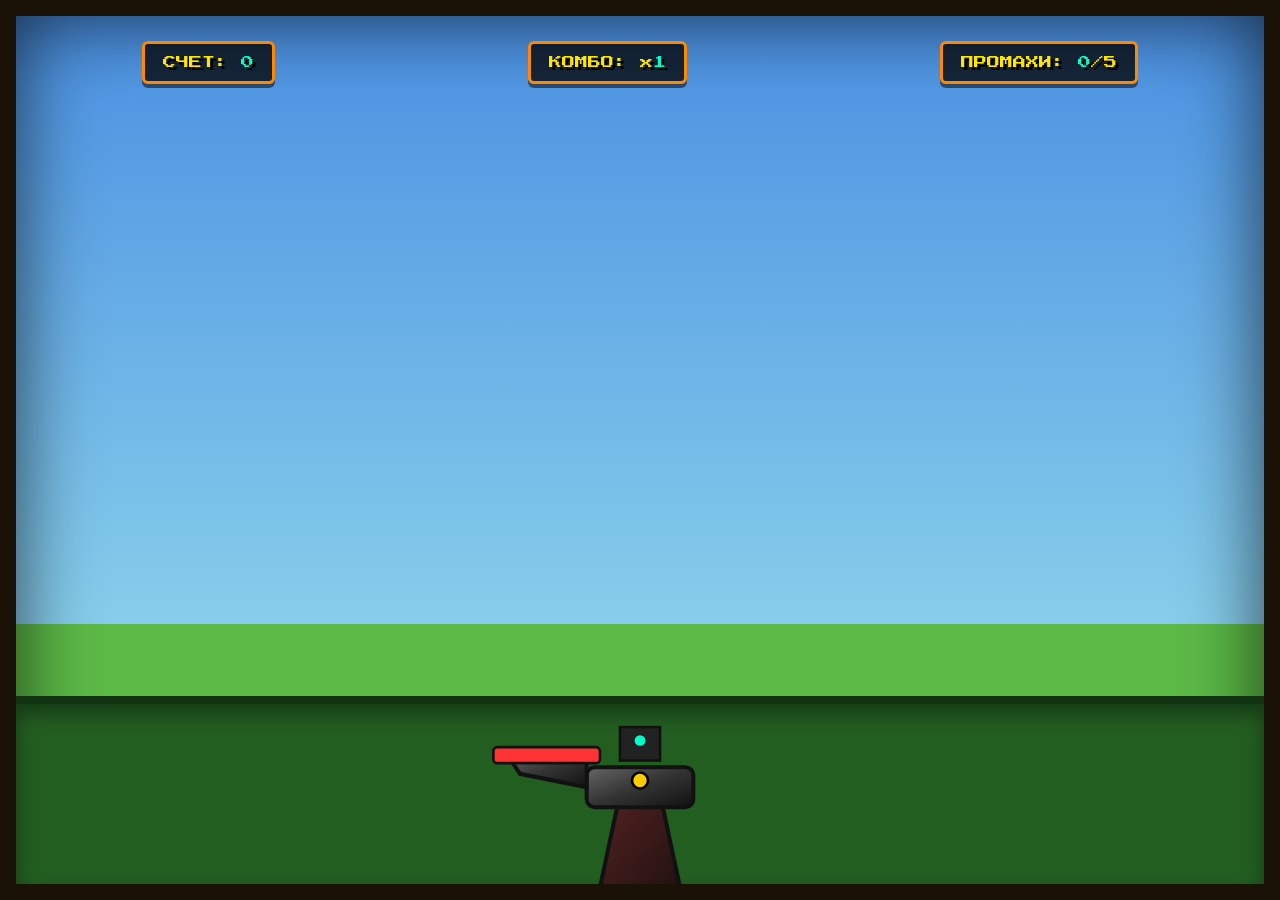
<file: duck.html>
<!DOCTYPE html>
<html lang="ru">
<head>
    <meta charset="UTF-8">
    <meta name="viewport" content="width=device-width, initial-scale=1.0">
    <title>Ретро Аркада: Утиная Охота (Arcade Edition)</title>
    <style>
        @import url('https://fonts.googleapis.com/css2?family=Press+Start+2P&display=swap');

        body {
            margin: 0;
            padding: 0;
            background: #0d0d0d;
            overflow: hidden;
            font-family: 'Press Start 2P', monospace;
            cursor: crosshair;
            user-select: none;
        }

        /* Корпус аркадного автомата */
        #arcade-cabinet {
            position: relative;
            width: 100vw;
            height: 100vh;
            background: linear-gradient(to bottom, #4a90e2 0%, #87CEEB 70%, #5cba47 70%);
            overflow: hidden;
            box-shadow: inset 0 0 80px rgba(0,0,0,0.7);
            border: 16px solid #1a1107;
            box-sizing: border-box;
        }

        /* Земля и кусты */
        #ground {
            position: absolute;
            bottom: 0;
            width: 100%;
            height: 20vh;
            background: #235e21;
            border-top: 8px solid #123311;
            z-index: 2;
            box-shadow: inset 0 10px 20px rgba(0,0,0,0.4);
        }

        /* Верхняя панель в стиле аркадных автоматов */
        #marquee {
            position: absolute;
            top: 25px;
            width: 100%;
            display: flex;
            justify-content: space-around;
            color: #ffe600;
            text-shadow: 3px 3px #000;
            font-size: 13px;
            z-index: 10;
        }

        .hud-block {
            background: rgba(0, 0, 0, 0.75);
            padding: 12px 18px;
            border: 3px solid #ff8800;
            border-radius: 6px;
            box-shadow: 0 4px 0 rgba(0,0,0,0.5);
        }

        .hud-block span {
            color: #00ffcc;
        }

        /* Утка (реалистичный векторный спрайт) */
        .duck {
            position: absolute;
            width: 90px;
            height: 90px;
            background-size: contain;
            background-repeat: no-repeat;
            background-position: center;
            /* Реалистичный силуэт утки с деталями оперения */
            background-image: url('data:image/svg+xml;utf8,<svg xmlns="http://www.w3.org/2000/svg" viewBox="0 0 100 100"><ellipse cx="50" cy="55" rx="25" ry="18" fill="%238B4513"/><path d="M65 45 C75 40 85 30 80 20 C75 15 65 25 60 35 Z" fill="%23006600"/><circle cx="73" cy="22" r="3" fill="%23fff"/><circle cx="74" cy="22" r="1.5" fill="%23000"/><polygon points="80,22 92,20 80,26" fill="%23FFA500"/><path d="M35 60 L20 80 L30 85 L42 65 Z" fill="%235c4033"/><path d="M50 73 C40 85 30 90 20 85 C35 85 45 80 52 73 Z" fill="%23fff"/><path d="M65 50 C55 35 35 45 45 60 Z" fill="%232e8b57"/></svg>');
            cursor: crosshair;
            z-index: 3;
            transition: transform 0.05s;
        }

        /* Ружье игрока от первого лица */
        #gun-container {
            position: absolute;
            bottom: -30px;
            left: 50%;
            transform: translateX(-50%);
            width: 400px;
            height: 280px;
            pointer-events: none;
            z-index: 20;
            transition: transform 0.04s ease-out, bottom 0.04s ease-out;
            transform-origin: bottom center;
        }

        #gun {
            width: 100%;
            height: 100%;
            background-size: contain;
            background-repeat: no-repeat;
            background-position: bottom center;
            /* Реалистичный ретро-бластер с объемным корпусом, прикладом и прицелом */
            background-image: url('data:image/svg+xml;utf8,<svg xmlns="http://www.w3.org/2000/svg" viewBox="0 0 300 200"><defs><linearGradient id="gunGrad" x1="0%" y1="0%" x2="100%" y2="100%"><stop offset="0%" stop-color="%23666"/><stop offset="50%" stop-color="%23333"/><stop offset="100%" stop-color="%23111"/></linearGradient><linearGradient id="gripGrad" x1="0%" y1="0%" x2="100%" y2="100%"><stop offset="0%" stop-color="%23522"/><stop offset="100%" stop-color="%23211"/></linearGradient></defs><path d="M120 180 L135 110 L165 110 L180 180 Z" fill="url(%23gripGrad)" stroke="%23111" stroke-width="3"/><rect x="110" y="90" width="80" height="30" rx="6" fill="url(%23gunGrad)" stroke="%23111" stroke-width="3"/><path d="M110 105 L60 95 L50 80 L110 80 Z" fill="url(%23gunGrad)" stroke="%23111" stroke-width="3"/><rect x="40" y="75" width="80" height="12" rx="3" fill="%23ff3333" stroke="%23111" stroke-width="2"/><circle cx="150" cy="100" r="6" fill="%23ffcc00" stroke="%23000" stroke-width="2"/><rect x="135" y="60" width="30" height="25" fill="%23222" stroke="%23111" stroke-width="2"/><circle cx="150" cy="70" r="4" fill="%2300ffcc"/></svg>');
        }

        /* Вспышка выстрела */
        #flash {
            position: absolute;
            top: 10px;
            left: 50%;
            transform: translateX(-50%) scale(0);
            width: 100px;
            height: 100px;
            background: radial-gradient(circle, #ffffff 0%, #ffcc00 40%, #ff3300 70%, transparent 100%);
            border-radius: 50%;
            transition: transform 0.04s ease-out;
            z-index: 21;
        }

        #flash.active {
            transform: translateX(-50%) scale(1.6);
        }

        /* Экран Game Over */
        #game-over {
            display: none;
            position: absolute;
            top: 50%;
            left: 50%;
            transform: translate(-50%, -50%);
            text-align: center;
            background: rgba(10, 10, 10, 0.95);
            border: 5px solid #ff2222;
            padding: 40px;
            border-radius: 10px;
            color: white;
            z-index: 100;
            box-shadow: 0 0 30px rgba(255,0,0,0.5);
        }

        #game-over h1 {
            color: #ff3333;
            font-size: 22px;
            margin-bottom: 20px;
            text-shadow: 2px 2px #550000;
        }

        #restart-btn {
            margin-top: 25px;
            padding: 15px 30px;
            font-family: 'Press Start 2P', monospace;
            font-size: 13px;
            background-color: #28a745;
            color: white;
            border: 3px solid #fff;
            cursor: pointer;
            box-shadow: 0 6px 0 #155d27;
        }

        #restart-btn:hover {
            background-color: #32b851;
        }

        #restart-btn:active {
            transform: translateY(4px);
            box-shadow: 0 2px 0 #155d27;
        }
    </style>
</head>
<body>

    <div id="arcade-cabinet">
        <!-- Информационная панель аркады -->
        <div id="marquee">
            <div class="hud-block">СЧЕТ: <span id="score">0</span></div>
            <div class="hud-block">КОМБО: x<span id="combo">1</span></div>
            <div class="hud-block">ПРОМАХИ: <span id="misses">0</span>/5</div>
        </div>

        <div id="ground"></div>

        <!-- Оружие от первого лица -->
        <div id="gun-container">
            <div id="flash"></div>
            <div id="gun"></div>
        </div>

        <!-- Окно проигрыша -->
        <div id="game-over">
            <h1>ИГРА ОКОНЧЕНА</h1>
            <p>ИТОГОВЫЙ СЧЕТ: <span id="final-score">0</span></p>
            <button id="restart-btn" onclick="startGame()">ИГРАТЬ СНОВА</button>
        </div>
    </div>

    <script>
        const arcade = document.getElementById('arcade-cabinet');
        const scoreDisplay = document.getElementById('score');
        const comboDisplay = document.getElementById('combo');
        const missesDisplay = document.getElementById('misses');
        const gameOverScreen = document.getElementById('game-over');
        const finalScoreDisplay = document.getElementById('final-score');
        const gunContainer = document.getElementById('gun-container');
        const flash = document.getElementById('flash');

        let score = 0;
        let combo = 1;
        let misses = 0;
        let gameInterval;
        let duckSpeed = 3;
        let isPlaying = false;
        let lastScoreCheckpoint = 0;

        // Плавное слежение оружия за движением мыши
        document.addEventListener('mousemove', (e) => {
            if (!isPlaying) return;
            const xPos = (e.clientX / window.innerWidth) - 0.5; 
            gunContainer.style.transform = `translateX(calc(-50% + ${xPos * 180}px)) rotate(${xPos * 30}deg)`;
        });

        function startGame() {
            document.querySelectorAll('.duck').forEach(d => d.remove());
            
            score = 0;
            combo = 1;
            misses = 0;
            duckSpeed = 3;
            lastScoreCheckpoint = 0;
            isPlaying = true;
            
            scoreDisplay.textContent = score;
            comboDisplay.textContent = combo;
            missesDisplay.textContent = misses;
            gameOverScreen.style.display = 'none';

            clearInterval(gameInterval);
            gameInterval = setInterval(spawnDuck, 1300);
        }

        function spawnDuck() {
            if (!isPlaying) return;

            const duck = document.createElement('div');
            duck.classList.add('duck');

            const minY = 60;
            const maxY = window.innerHeight * 0.65 - 90;
            let y = Math.random() * (maxY - minY) + minY;
            
            let x, direction;
            if (Math.random() > 0.5) {
                x = -90;
                direction = 1; 
                duck.style.transform = 'scaleX(1)';
            } else {
                x = window.innerWidth;
                direction = -1; 
                duck.style.transform = 'scaleX(-1)';
            }

            duck.style.left = x + 'px';
            duck.style.top = y + 'px';

            let isHit = false;

            // Клик по утке (попадание)
            duck.addEventListener('mousedown', (e) => {
                e.stopPropagation();
                if (!isPlaying || isHit) return;
                isHit = true;

                // Начисление очков с учетом серии побед (комбо)
                let earnedPoints = 100 * combo;
                score += earnedPoints;
                scoreDisplay.textContent = score;

                // Увеличение серии комбо
                combo++;
                comboDisplay.textContent = combo;

                // Проверка: каждые 5000 очков увеличиваем скорость полета уток
                if (score - lastScoreCheckpoint >= 5000) {
                    duckSpeed += 0.8;
                    lastScoreCheckpoint = Math.floor(score / 5000) * 5000;
                }

                // Реалистичный эффект падения подбитой птицы (взрыв / дым)
                duck.style.backgroundImage = `url('data:image/svg+xml;utf8,<svg xmlns="http://www.w3.org/2000/svg" viewBox="0 0 100 100"><circle cx="50" cy="50" r="30" fill="%23ff4500"/><circle cx="50" cy="50" r="15" fill="%23ffff00"/><path d="M30 30 L70 70 M70 30 L30 70" stroke="%23333" stroke-width="6"/></svg>')`;
                
                let fallInterval = setInterval(() => {
                    y += 14;
                    duck.style.top = y + 'px';
                    if (y > window.innerHeight) {
                        clearInterval(fallInterval);
                        duck.remove();
                    }
                }, 20);

                duck.replaceWith(duck.cloneNode(true));
            });

            arcade.appendChild(duck);

            let currentX = x;
            let moveInterval = setInterval(() => {
                if (!isPlaying) {
                    clearInterval(moveInterval);
                    return;
                }

                currentX += duckSpeed * direction;
                duck.style.left = currentX + 'px';

                // Если утка улетела за пределы экрана и не была подбита
                if ((direction === 1 && currentX > window.innerWidth) || 
                    (direction === -1 && currentX < -90)) {
                    clearInterval(moveInterval);
                    
                    if (!isHit) {
                        misses++;
                        missesDisplay.textContent = misses;
                        combo = 1; // Сброс серии побед при промахе
                        comboDisplay.textContent = combo;

                        if (misses >= 5) {
                            endGame();
                        }
                    }
                    duck.remove();
                }
            }, 20);
        }

        // Клик мимо утки (выстрел в пустоту / сброс серии побед)
        arcade.addEventListener('mousedown', () => {
            if (!isPlaying) return;

            // Эффект вспышки выстрела
            flash.classList.add('active');
            setTimeout(() => flash.classList.remove('active'), 50);

            // Отдача оружия назад
            gunContainer.style.bottom = '-45px';
            setTimeout(() => gunContainer.style.bottom = '-30px', 50);

            // Если кликнули мимо уток (промах по цели) — сбрасываем серию побед
            setTimeout(() => {
                // Небольшая задержка, чтобы клик по утке успел обработаться раньше
            }, 10);
        });

        function endGame() {
            isPlaying = false;
            clearInterval(gameInterval);
            finalScoreDisplay.textContent = score;
            gameOverScreen.style.display = 'block';
        }

        window.onload = startGame;
    </script>
</body>
</html>
</file>
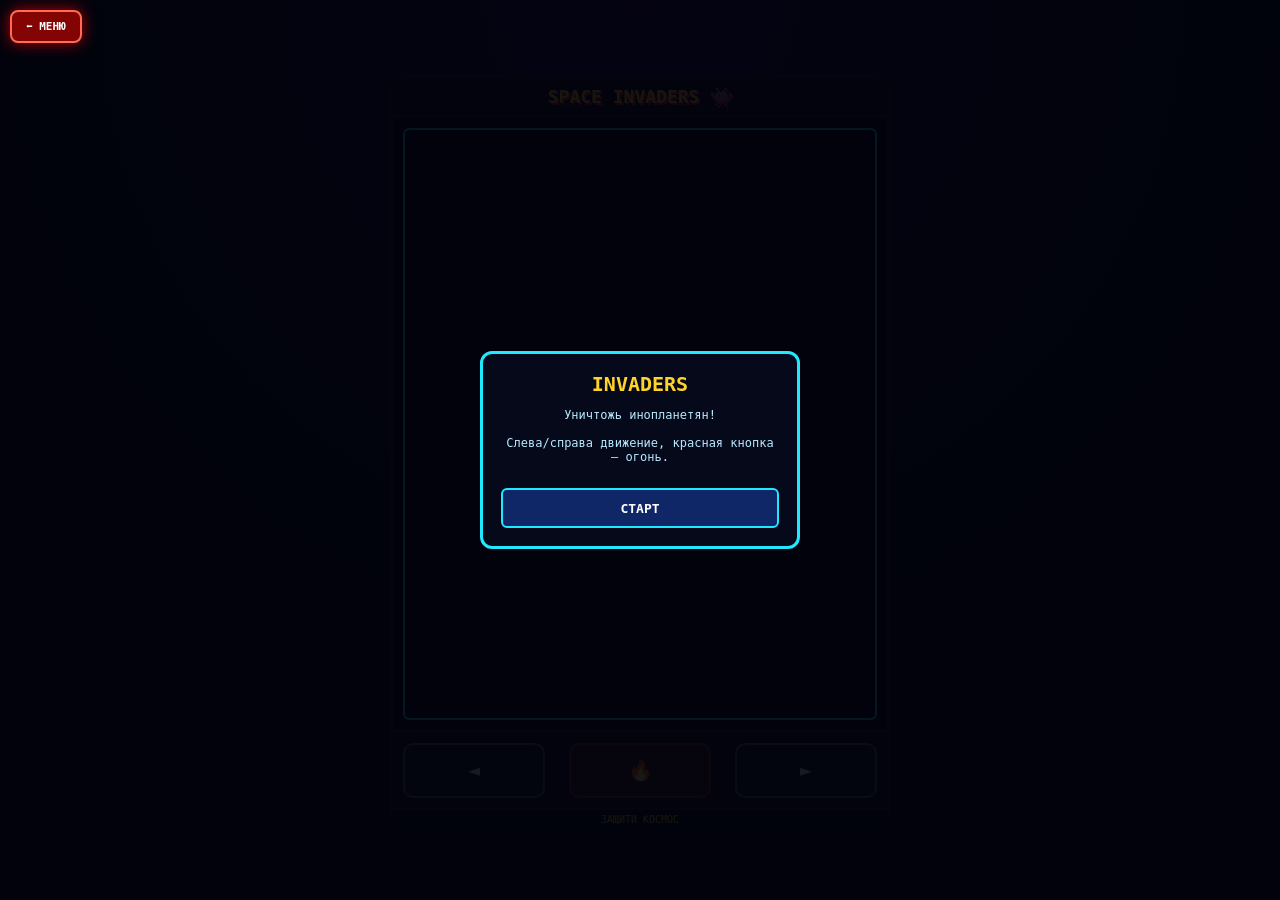
<file: invaders.html>
<!-- УНИВЕРСАЛЬНАЯ ПЛАВАЮЩАЯ КНОПКА ВОЗВРАТА В МЕНЮ -->
<div style="position: fixed; top: 10px; left: 10px; z-index: 99999;">
  <a href="index.html" style="display: flex; align-items: center; gap: 4px; background: rgba(140, 5, 5, 0.95); border: 2px solid #ff6b55; color: #fff; padding: 8px 14px; border-radius: 8px; text-decoration: none; font-family: monospace; font-size: 11px; font-weight: bold; box-shadow: 0 0 15px rgba(255,0,0,0.7); -webkit-tap-highlight-color: transparent;">
    ⬅ МЕНЮ
  </a>
</div>
<!DOCTYPE html>
<html lang="ru">
<head>
<meta charset="UTF-8">
<meta name="viewport" content="width=device-width,initial-scale=1,maximum-scale=1,user-scalable=no">
<title>SPACE INVADERS — FREEzzzGames</title>
<script src="https://telegram.org/js/telegram-web-app.js"></script>
<style>
*{box-sizing:border-box;-webkit-tap-highlight-color:transparent;}
html,body{margin:0;width:100%;height:100%;background:#02030b;color:#fff;font-family:monospace;overflow:hidden;}
body{padding:6px;display:flex;justify-content:center;align-items:center;background:radial-gradient(circle at 50% 0,#29105f 0%,#070922 35%,#010208 85%);}
.arcade{width:min(500px,100%);height:100%;max-height:750px;border:3px solid #151a32;border-radius:16px;background:#070a15;display:flex;flex-direction:column;}
.marquee{padding:8px;text-align:center;background:#070925;border-bottom:3px solid #121936;}
.marquee h1{margin:0;font-size:18px;color:#ffd52c;text-shadow:2px 2px #e52225;}
.screen-wrapper{flex-grow:1;position:relative;background:#03050c;display:flex;justify-content:center;align-items:center;padding:10px;}
canvas{background:#010206;border:2px solid #20e8ff;border-radius:6px;width:100%;height:100%;object-fit:contain;}
.controls{display:flex;justify-content:space-between;padding:10px;background:#070a18;border-top:3px solid #141c38;gap:8px;}
.ctrl-btn{width:30%;height:55px;border:2px solid rgba(255,255,255,.3);border-radius:10px;background:rgba(255,255,255,.08);color:#fff;font-size:20px;display:flex;justify-content:center;align-items:center;user-select:none;cursor:pointer;}
.ctrl-btn:active{background:rgba(32,232,255,.35);border-color:#20e8ff;}
.ctrl-btn.fire{background:rgba(255,50,50,.2);border-color:rgba(255,50,50,.5);color:#ff5b43;}
.overlay{position:absolute;z-index:30;inset:0;display:flex;align-items:center;justify-content:center;background:#02030be8;}
.overlay.hidden{display:none;}
.card{width:min(320px,90%);padding:18px;border:3px solid #20e8ff;border-radius:12px;background:#060a1bef;text-align:center;}
.card h2{margin:0 0 8px;color:#ffd42a;font-size:20px;}
.card p{color:#b8eaff;font-size:12px;}
.start-btn{margin-top:12px;width:100%;height:40px;border:2px solid #20e8ff;border-radius:6px;background:#0f2766;color:#fff;font:bold 13px monospace;cursor:pointer;}
.bottom{padding:4px;text-align:center;border-top:2px solid #111a3b;color:#ffd42a;font-size:10px;background:#050716;}
</style>
</head>
<body>
<div class="arcade">
  <div class="marquee"><h1>SPACE INVADERS 👾</h1></div>
  <div class="screen-wrapper"><canvas id="invaders" width="400" height="500"></canvas></div>
  <div class="controls">
    <div class="ctrl-btn" id="btnLeft">◄</div>
    <div class="ctrl-btn fire" id="btnFire">🔥</div>
    <div class="ctrl-btn" id="btnRight">►</div>
  </div>
  <div class="overlay" id="overlay">
    <div class="card">
      <h2 id="title">INVADERS</h2>
      <p>Уничтожь инопланетян!<br><br>Слева/справа движение, красная кнопка — огонь.</p>
      <button class="start-btn" id="startBtn">СТАРТ</button>
    </div>
  </div>
  <footer class="bottom">ЗАЩИТИ КОСМОС</footer>
</div>
<script>
const tg = window.Telegram.WebApp; tg.ready(); tg.expand();
const canvas = document.getElementById('invaders'), ctx = canvas.getContext('2d');
let running = false, dir = 0;
let ship = {x: 180, y: 450, w: 30, h: 16, speed: 4};
let bullets = [], enemies = [], enemyDir = 1;

function initEnemies() {
  enemies = [];
  for(let r=0; r<3; r++) {
    for(let c=0; c<6; c++) {
      enemies.push({x: c * 50 + 40, y: r * 30 + 30, w: 26, h: 18, alive: true});
    }
  }
}

function update() {
  if (!running) return;
  ship.x += dir * ship.speed;
  if (ship.x < 0) ship.x = 0;
  if (ship.x > canvas.width - ship.w) ship.x = canvas.width - ship.w;

  bullets.forEach(b => b.y -= 7);
  bullets = bullets.filter(b => b.y > 0);

  let shiftDown = false;
  enemies.forEach(e => {
    if (!e.alive) return;
    e.x += enemyDir * 0.8;
    if (e.x <= 10 || e.x >= canvas.width - 36) shiftDown = true;
  });
  if (shiftDown) {
    enemyDir *= -1;
    enemies.forEach(e => e.y += 15);
  }

  // Коллизии пуль с врагами
  bullets.forEach((b, bi) => {
    enemies.forEach(e => {
      if (e.alive && b.x > e.x && b.x < e.x + e.w && b.y > e.y && b.y < e.y + e.h) {
        e.alive = false;
        bullets.splice(bi, 1);
      }
    });
  });

  if (enemies.every(e => !e.alive)) {
    running = false; showOver("ПОБЕДА!");
  }
}

function showOver(text) {
  document.getElementById('overlay').classList.remove('hidden');
  document.getElementById('title').textContent = text;
  document.getElementById('startBtn').textContent = "ЕЩЕ РАЗ";
}

function draw() {
  ctx.fillStyle = '#010206'; ctx.fillRect(0, 0, canvas.width, canvas.height);
  ctx.fillStyle = '#20e8ff'; ctx.fillRect(ship.x, ship.y, ship.w, ship.h);
  ctx.fillStyle = '#ff5b43'; bullets.forEach(b => ctx.fillRect(b.x, b.y, 4, 10));
  ctx.fillStyle = '#ffd52c';
  enemies.forEach(e => { if (e.alive) ctx.fillRect(e.x, e.y, e.w, e.h); });
}

function loop() { update(); draw(); requestAnimationFrame(loop); }

document.getElementById('btnLeft').addEventListener('pointerdown', () => dir = -1);
document.getElementById('btnLeft').addEventListener('pointerup', () => dir = 0);
document.getElementById('btnRight').addEventListener('pointerdown', () => dir = 1);
document.getElementById('btnRight').addEventListener('pointerup', () => dir = 0);
document.getElementById('btnFire').addEventListener('click', () => {
  if (running) bullets.push({x: ship.x + ship.w/2 - 2, y: ship.y});
});
document.getElementById('startBtn').addEventListener('click', () => {
  ship.x = 180; bullets = []; enemyDir = 1; initEnemies(); running = true;
  document.getElementById('overlay').classList.add('hidden');
});
loop();
</script>
</body>
</html>
</file>
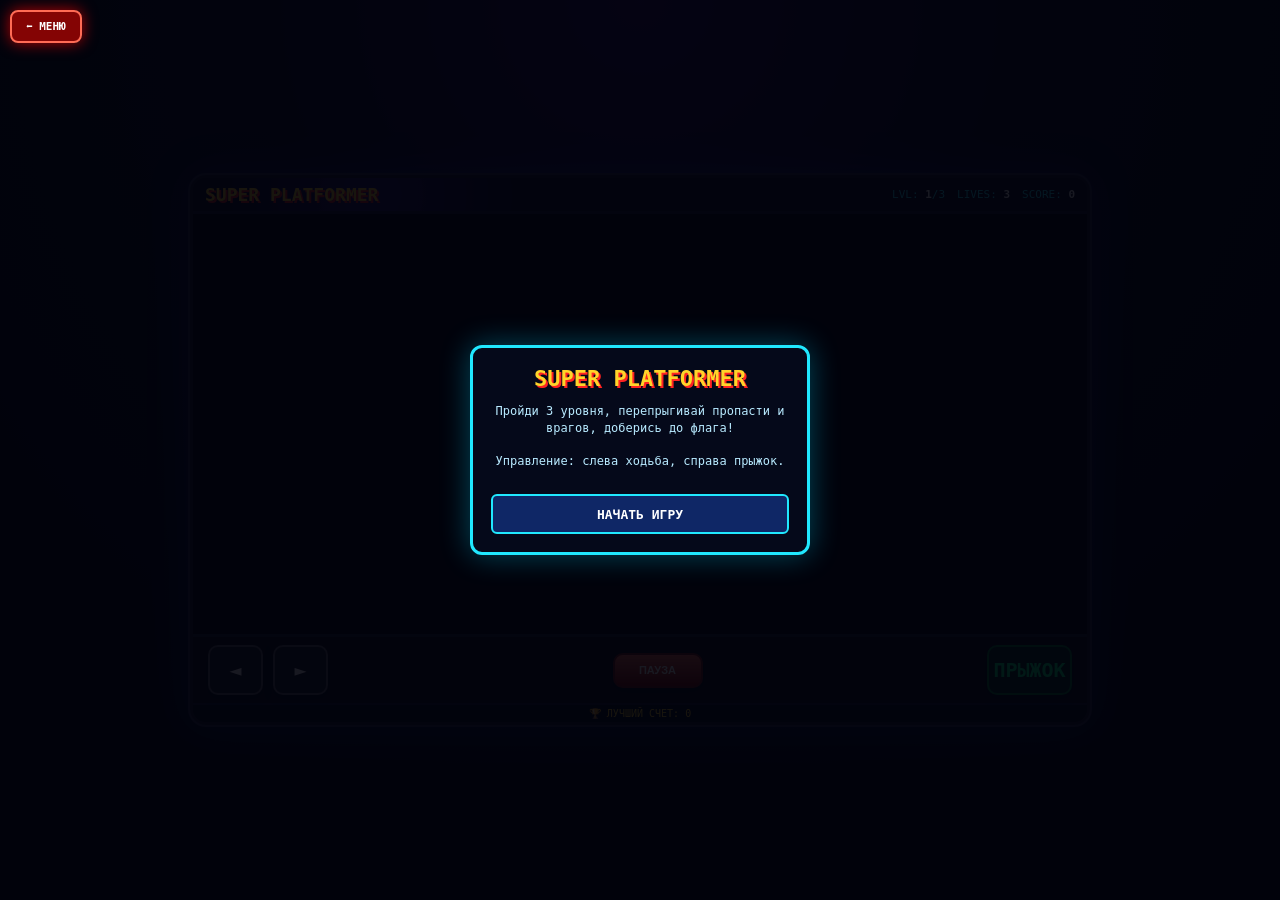
<file: mario.html>
<!-- УНИВЕРСАЛЬНАЯ ПЛАВАЮЩАЯ КНОПКА ВОЗВРАТА В МЕНЮ -->
<div style="position: fixed; top: 10px; left: 10px; z-index: 99999;">
  <a href="index.html" style="display: flex; align-items: center; gap: 4px; background: rgba(140, 5, 5, 0.95); border: 2px solid #ff6b55; color: #fff; padding: 8px 14px; border-radius: 8px; text-decoration: none; font-family: monospace; font-size: 11px; font-weight: bold; box-shadow: 0 0 15px rgba(255,0,0,0.7); -webkit-tap-highlight-color: transparent;">
    ⬅ МЕНЮ
  </a>
</div>
<!DOCTYPE html>
<html lang="ru">
<head>
<meta charset="UTF-8">
<meta name="viewport" content="width=device-width,initial-scale=1,maximum-scale=1,user-scalable=no">
<title>RETRO PLATFORMER — TG MINI APP</title>
<script src="https://telegram.org/js/telegram-web-app.js"></script>
<style>
*{box-sizing:border-box;-webkit-tap-highlight-color:transparent;}
html,body{margin:0;width:100%;height:100%;background:#02030b;color:#fff;font-family:monospace;overflow:hidden;}
body{padding:4px;display:flex;justify-content:center;align-items:center;background:radial-gradient(circle at 50% 0,#29105f 0%,#070922 35%,#010208 85%);}

.arcade{width:min(900px,100%);height:100%;max-height:550px;overflow:hidden;border:3px solid #151a32;border-radius:16px;background:#070a15;box-shadow:0 0 0 2px #292e4c,0 0 40px #153cff55;display:flex;flex-direction:column;}

.marquee{padding:6px 12px;display:flex;justify-content:space-between;align-items:center;background:radial-gradient(circle at 20% 50%,#692cff55,transparent 20%),#070925;border-bottom:3px solid #121936;}
.marquee h1{margin:0;font-size:clamp(14px,3vw,18px);color:#ffd52c;text-shadow:2px 2px #e52225;}
.stats{display:flex;gap:12px;font-size:11px;color:#20eaff;}
.stats b{color:#fff;}

.screen-wrapper{flex-grow:1;position:relative;background:#05070e;overflow:hidden;display:flex;justify-content:center;align-items:center;}
canvas{position:absolute;inset:0;width:100%;height:100%;background:#03050c;}

/* УПРАВЛЕНИЕ: СЛЕВА ДВИЖЕНИЕ, СПРАВА ПРЫЖОК, ВНИЗУ ПАУЗА */
.controls{position:relative;z-index:20;display:flex;justify-content:space-between;align-items:center;padding:8px 15px;background:#070a18;border-top:3px solid #141c38;}
.group-left{display:flex;gap:10px;}
.ctrl-btn{width:55px;height:50px;border:2px solid rgba(255,255,255,.3);border-radius:10px;background:rgba(255,255,255,.08);color:#fff;font-size:20px;display:flex;justify-content:center;align-items:center;user-select:none;cursor:pointer;box-shadow:0 3px 8px rgba(0,0,0,.4);}
.ctrl-btn:active{background:rgba(32,232,255,.35);border-color:#20e8ff;transform:scale(0.95);}
.ctrl-btn.jump{width:85px;background:rgba(0,255,100,.15);border-color:rgba(0,255,100,.4);color:#00ff88;font-weight:bold;}
.ctrl-btn.pause{width:90px;height:35px;font-size:11px;background:linear-gradient(#ff6b55,#8c0505);border-color:#7b1717;font-weight:bold;}

/* OVERLAY */
.overlay{position:absolute;z-index:30;inset:0;display:flex;align-items:center;justify-content:center;background:#02030be8;}
.overlay.hidden{display:none;}
.card{width:min(340px,90%);padding:18px;border:3px solid #20e8ff;border-radius:12px;background:#060a1bef;text-align:center;box-shadow:0 0 30px #00d9ff55;}
.card h2{margin:0 0 8px;color:#ffd42a;font-size:22px;text-shadow:2px 2px #f22;}
.card p{color:#b8eaff;font-size:12px;line-height:1.4;}
.start-btn{margin-top:12px;width:100%;height:40px;border:2px solid #20e8ff;border-radius:6px;background:#0f2766;color:#fff;font:bold 13px monospace;cursor:pointer;}

.bottom{padding:3px;text-align:center;border-top:2px solid #111a3b;color:#ffd42a;font-size:10px;background:#050716;}
</style>
</head>
<body>
<div class="arcade">
  <div class="marquee">
    <h1>SUPER PLATFORMER</h1>
    <div class="stats">
      <div>LVL: <b id="lvlNum">1</b>/3</div>
      <div>LIVES: <b id="livesNum">3</b></div>
      <div>SCORE: <b id="scoreNum">0</b></div>
    </div>
  </div>

  <div class="screen-wrapper">
    <canvas id="gameCanvas" width="800" height="400"></canvas>
  </div>

  <div class="controls">
    <div class="group-left">
      <div class="ctrl-btn" id="btnLeft">◄</div>
      <div class="ctrl-btn" id="btnRight">►</div>
    </div>
    <button class="ctrl-btn pause" id="pauseBtn">ПАУЗА</button>
    <div class="group-right">
      <div class="ctrl-btn jump" id="btnJump">ПРЫЖОК</div>
    </div>
  </div>

  <div class="overlay" id="overlay">
    <div class="card">
      <h2 id="title">SUPER PLATFORMER</h2>
      <p id="message">Пройди 3 уровня, перепрыгивай пропасти и врагов, доберись до флага!<br><br>Управление: слева ходьба, справа прыжок.</p>
      <button class="start-btn" id="overlayStart">НАЧАТЬ ИГРУ</button>
    </div>
  </div>

  <footer class="bottom">
    🏆 ЛУЧШИЙ СЧЕТ: <span id="bestScore">0</span>
  </footer>
</div>

<script>
"use strict";
const tg = window.Telegram.WebApp;
tg.ready(); tg.expand();

const canvas = document.getElementById('gameCanvas');
const ctx = canvas.getContext('2d');

let level = 1;
let lives = 3;
let score = 0;
let running = false;
let paused = false;

let bestScore = Number(localStorage.getItem("platformerBest") || 0);
document.getElementById('bestScore').textContent = bestScore;

// Игрок
let player = {
  x: 50, y: 250, width: 24, height: 32,
  vx: 0, vy: 0, speed: 3.5, jumpForce: -10, grounded: false
};

let keys = { left: false, right: false, jump: false };

// Данные уровней (платформы, ямы, враги, финишный флаг)
const levelsData = {
  1: {
    platforms: [
      {x: 0, y: 350, w: 300, h: 50},
      {x: 380, y: 350, w: 250, h: 50},
      {x: 680, y: 350, w: 300, h: 50},
      {x: 200, y: 250, w: 120, h: 20},
      {x: 450, y: 180, w: 120, h: 20}
    ],
    enemies: [
      {x: 420, y: 326, w: 24, h: 24, vx: 1, minX: 390, maxX: 600}
    ],
    flag: {x: 900, y: 270, w: 20, h: 80},
    worldWidth: 1000
  },
  2: {
    platforms: [
      {x: 0, y: 350, w: 200, h: 50},
      {x: 280, y: 350, w: 180, h: 50},
      {x: 540, y: 350, w: 150, h: 50},
      {x: 770, y: 350, w: 250, h: 50},
      {x: 150, y: 260, w: 90, h: 20},
      {x: 350, y: 190, w: 100, h: 20},
      {x: 580, y: 230, w: 100, h: 20}
    ],
    enemies: [
      {x: 300, y: 326, w: 24, h: 24, vx: 1.5, minX: 290, maxX: 440},
      {x: 600, y: 326, w: 24, h: 24, vx: -1.2, minX: 550, maxX: 670}
    ],
    flag: {x: 950, y: 270, w: 20, h: 80},
    worldWidth: 1050
  },
  3: {
    platforms: [
      {x: 0, y: 350, w: 150, h: 50},
      {x: 230, y: 350, w: 100, h: 50},
      {x: 410, y: 350, w: 120, h: 50},
      {x: 610, y: 350, w: 100, h: 50},
      {x: 790, y: 350, w: 300, h: 50},
      {x: 120, y: 270, w: 80, h: 20},
      {x: 290, y: 200, w: 90, h: 20},
      {x: 470, y: 150, w: 100, h: 20},
      {x: 660, y: 220, w: 80, h: 20}
    ],
    enemies: [
      {x: 250, y: 326, w: 24, h: 24, vx: 2, minX: 240, maxX: 320},
      {x: 430, y: 326, w: 24, h: 24, vx: -1.5, minX: 420, maxX: 520},
      {x: 820, y: 326, w: 24, h: 24, vx: 1.5, minX: 800, maxX: 1000}
    ],
    flag: {x: 1020, y: 270, w: 20, h: 80},
    worldWidth: 1100
  }
};

let currentLevelData = null;
let cameraX = 0;
let winAnimation = false;
let winTimer = 0;

function loadLevel(lvl) {
  level = lvl;
  let data = levelsData[level];
  currentLevelData = {
    platforms: JSON.parse(JSON.stringify(data.platforms)),
    enemies: JSON.parse(JSON.stringify(data.enemies)),
    flag: {...data.flag},
    worldWidth: data.worldWidth
  };
  player.x = 50;
  player.y = 200;
  player.vx = 0;
  player.vy = 0;
  winAnimation = false;
  updateUI();
}

function updateUI() {
  document.getElementById('lvlNum').textContent = level;
  document.getElementById('livesNum').textContent = lives;
  document.getElementById('scoreNum').textContent = score;
}

function startGame() {
  lives = 3;
  score = 0;
  loadLevel(1);
  running = true;
  paused = false;
  document.getElementById('overlay').classList.add('hidden');
}

function nextLevel() {
  if (level < 3) {
    loadLevel(level + 1);
  } else {
    // ПОБЕДА ВСЕХ 3 УРОВНЕЙ
    winAnimation = true;
    winTimer = 0;
    running = false;
    if (score > bestScore) {
      bestScore = score;
      localStorage.setItem("platformerBest", bestScore);
      document.getElementById('bestScore').textContent = bestScore;
    }
    document.getElementById('overlay').classList.remove('hidden');
    document.getElementById('title').textContent = "ПОБЕДА! 🏆";
    document.getElementById('message').innerHTML = `Вы прошли все 3 уровня!<br>Финальный счет: <b>${score}</b><br><br>🎆 УРА! ОВАЦИИ И САЛЮТ! 🎆`;
    document.getElementById('overlayStart').textContent = "ИГРАТЬ СНОВА";
  }
}

function playerDeath() {
  lives--;
  updateUI();
  if (lives <= 0) {
    running = false;
    document.getElementById('overlay').classList.remove('hidden');
    document.getElementById('title').textContent = "ИГРА ОКОНЧЕНА";
    document.getElementById('message').innerHTML = `Жизни закончились.<br>Счет: <b>${score}</b>`;
    document.getElementById('overlayStart').textContent = "ПОВТОРИТЬ";
  } else {
    player.x = 50;
    player.y = 200;
    player.vx = 0;
    player.vy = 0;
  }
}

// Управление
const bindBtn = (id, k) => {
  const el = document.getElementById(id);
  el.addEventListener('pointerdown', e => { e.preventDefault(); keys[k] = true; });
  el.addEventListener('pointerup', e => { e.preventDefault(); keys[k] = false; });
  el.addEventListener('pointerleave', e => { keys[k] = false; });
};

bindBtn('btnLeft', 'left');
bindBtn('btnRight', 'right');
bindBtn('btnJump', 'jump');

document.getElementById('pauseBtn').addEventListener('click', () => {
  if (!running || winAnimation) return;
  paused = !paused;
  const overlay = document.getElementById('overlay');
  overlay.classList.toggle('hidden', !paused);
  if (paused) {
    document.getElementById('title').textContent = "ПАУЗА";
    document.getElementById('message').innerHTML = "Игра приостановлена.";
    document.getElementById('overlayStart').textContent = "ПРОДОЛЖИТЬ";
  }
});

document.getElementById('overlayStart').addEventListener('click', () => {
  if (winAnimation) {
    startGame();
    return;
  }
  if (paused) {
    paused = false;
    document.getElementById('overlay').classList.add('hidden');
  } else {
    startGame();
  }
});

// Игровой цикл
function update() {
  if (!running || paused) return;

  // Движение игрока
  if (keys.left) player.vx = -player.speed;
  else if (keys.right) player.vx = player.speed;
  else player.vx = 0;

  if (keys.jump && player.grounded) {
    player.vy = player.jumpForce;
    player.grounded = false;
  }

  // Гравитация
  player.vy += 0.45;

  player.x += player.vx;
  player.y += player.vy;

  player.grounded = false;

  // Коллизии с платформами
  currentLevelData.platforms.forEach(p => {
    if (player.x < p.x + p.w && player.x + player.width > p.x &&
        player.y < p.y + p.h && player.y + player.height > p.y) {
      
      // Падение сверху
      if (player.vy > 0 && player.y + player.height - player.vy <= p.y + 6) {
        player.y = p.y - player.height;
        player.vy = 0;
        player.grounded = true;
      }
      // Удар снизу
      else if (player.vy < 0 && player.y - player.vy >= p.y + p.h - 6) {
        player.y = p.y + p.h;
        player.vy = 0;
      }
      // Удары с боков
      else if (player.vx > 0) {
        player.x = p.x - player.width;
      } else if (player.vx < 0) {
        player.x = p.x + p.w;
      }
    }
  });

  // Падение в пропасть
  if (player.y > canvas.height) {
    playerDeath();
  }

  // Движение врагов
  currentLevelData.enemies.forEach(e => {
    e.x += e.vx;
    if (e.x <= e.minX || e.x >= e.maxX) e.vx *= -1;

    // Столкновение с игроком
    if (player.x < e.x + e.w && player.x + player.width > e.x &&
        player.y < e.y + e.h && player.y + player.height > e.y) {
      
      // Прыжок врагу на голову
      if (player.vy > 0 && player.y + player.height - player.vy <= e.y + 10) {
        score += 50;
        updateUI();
        e.y = 9999; // Убираем врага
        player.vy = -7; // Отскок
      } else {
        playerDeath();
      }
    }
  });

  // Проверка финиша (Флаг)
  let f = currentLevelData.flag;
  if (player.x < f.x + f.w && player.x + player.width > f.x &&
      player.y < f.y + f.h && player.y + player.height > f.y) {
    score += 200 * level;
    nextLevel();
  }

  // Плавная камера за игроком
  cameraX = player.x - 200;
  if (cameraX < 0) cameraX = 0;
  if (cameraX > currentLevelData.worldWidth - canvas.width) {
    cameraX = currentLevelData.worldWidth - canvas.width;
  }
}

function draw() {
  ctx.fillStyle = '#03050c';
  ctx.fillRect(0, 0, canvas.width, canvas.height);

  ctx.save();
  ctx.translate(-cameraX, 0);

  // Отрисовка платформ (кирпичный стиль)
  currentLevelData.platforms.forEach(p => {
    ctx.fillStyle = '#b53a14';
    ctx.fillRect(p.x, p.y, p.w, p.h);
    ctx.strokeStyle = '#5a1c07';
    ctx.lineWidth = 2;
    ctx.strokeRect(p.x, p.y, p.w, p.h);
  });

  // Отрисовка флага
  let f = currentLevelData.flag;
  ctx.fillStyle = '#666';
  ctx.fillRect(f.x + 8, f.y, 4, f.h);
  ctx.fillStyle = '#00ff88';
  ctx.beginPath();
  ctx.moveTo(f.x + 12, f.y);
  ctx.lineTo(f.x + 35, f.y + 15);
  ctx.lineTo(f.x + 12, f.y + 30);
  ctx.fill();

  // Отрисовка врагов (грибы)
  currentLevelData.enemies.forEach(e => {
    ctx.fillStyle = '#8B4513';
    ctx.fillRect(e.x, e.y + 8, e.w, e.h - 8);
    ctx.fillStyle = '#ff3366';
    ctx.beginPath();
    ctx.arc(e.x + e.w/2, e.y + 8, 12, Math.PI, 0, false);
    ctx.fill();
  });

  // Отрисовка игрока (герой в стиле ретро)
  ctx.fillStyle = '#ffd52c';
  ctx.fillRect(player.x, player.y, player.width, player.height);
  ctx.fillStyle = '#e52225'; // Кепка
  ctx.fillRect(player.x + 2, player.y, player.width - 2, 8);

  ctx.restore();
}

function loop() {
  update();
  draw();
  requestAnimationFrame(loop);
}

loadLevel(1);
requestAnimationFrame(loop);
</script>
</body>
</html>
</file>
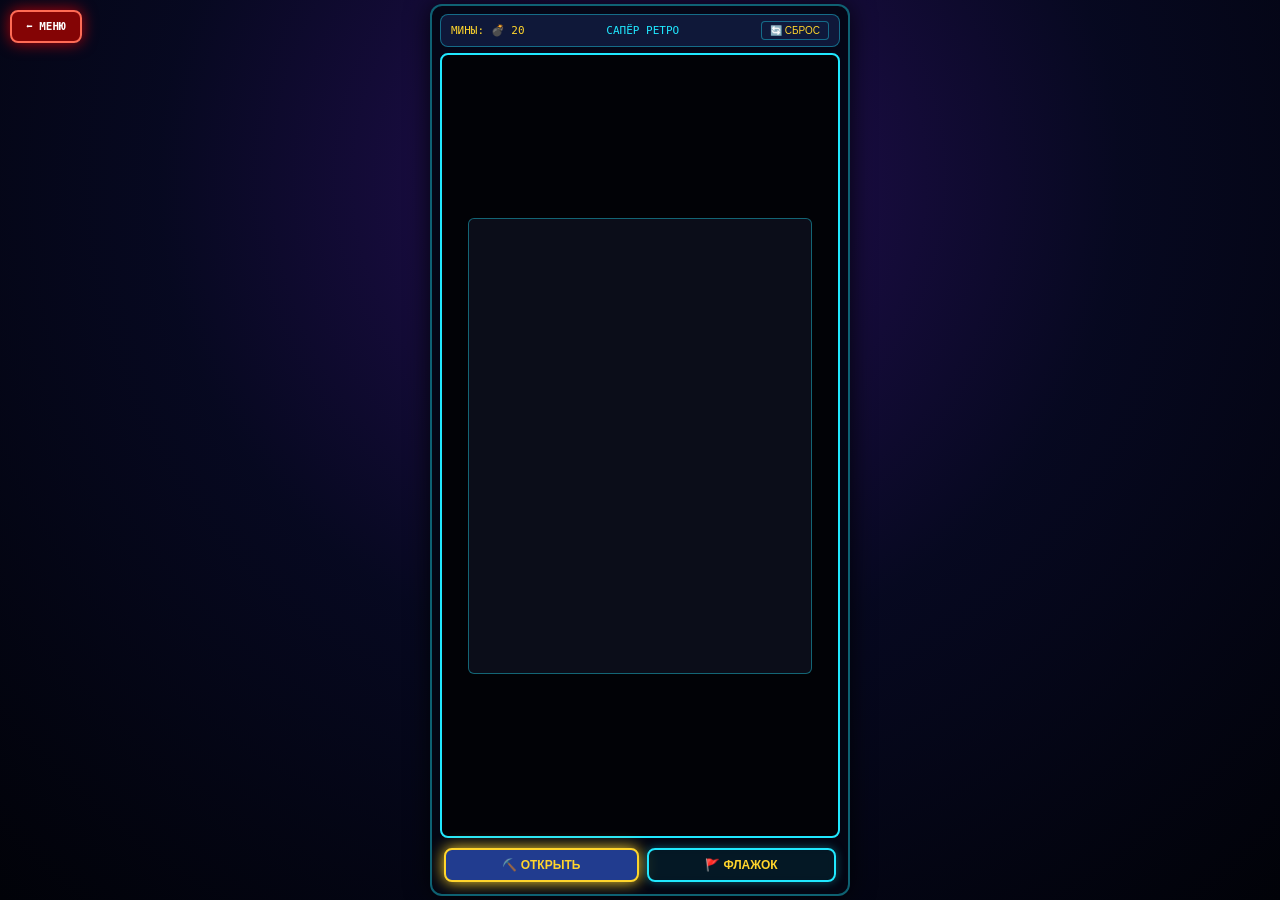
<file: minesweeper.html>
<!DOCTYPE html>
<html lang="ru">
<head>
<meta charset="UTF-8">
<meta name="viewport" content="width=device-width,initial-scale=1,maximum-scale=1,user-scalable=no">
<title>Minesweeper — FREEzzzGames</title>
<script src="https://telegram.org/js/telegram-web-app.js"></script>
<style>
:root {
  --bg-grad: radial-gradient(circle at 50% 20%, rgba(41, 16, 95, 0.9) 0%, rgba(7, 9, 34, 0.95) 50%, rgba(1, 2, 8, 1) 100%);
  --portal-bg: rgba(4, 7, 20, 0.92);
  --border-col: rgba(32, 232, 255, 0.4);
  --accent-col: #20e8ff;
  --title-col: #ffd52c;
  --btn-bg: rgba(16, 26, 60, 0.95);
  --btn-hover: #213c8f;
  --glass-bg: rgba(32, 232, 255, 0.08);
  --neon-glow: rgba(32, 232, 255, 0.35);
}
*{box-sizing:border-box;-webkit-tap-highlight-color:transparent;}
html,body{margin:0;width:100%;height:100%;background:#02030b;color:#fff;font-family:monospace;overflow:hidden;}
body{
  padding:4px;display:flex;justify-content:center;align-items:center;
  background: var(--bg-grad); position: fixed; inset: 0;
}
.portal{
  width: 100%; height: 100%; max-width: 420px; max-height: 100vh;
  text-align: center; display: flex; flex-direction: column; gap: 6px;
  overflow-y: auto; padding: 8px; z-index: 10;
  background: var(--portal-bg); border: 2px solid var(--border-col);
  border-radius: 12px; box-shadow: 0 0 25px rgba(0,0,0,0.8);
  position: relative;
}
.game-ui-header { display: flex; justify-content: space-between; align-items: center; padding: 6px 10px; background: var(--btn-bg); border: 1px solid var(--border-col); border-radius: 8px; width: 100%; flex-shrink: 0; font-size: 11px; }

#gameContainer { flex-grow: 1; width: 100%; position: relative; background: #010206; border: 2px solid var(--accent-col); border-radius: 8px; overflow: auto; display: flex; align-items: center; justify-content: center; padding: 4px; }

/* ИГРОВОЕ ПОЛЕ САПЕРА */
.mine-grid {
  display: grid;
  grid-template-columns: repeat(12, 26px);
  grid-template-rows: repeat(16, 26px);
  gap: 2px;
  background: #0b0d19;
  padding: 4px;
  border-radius: 6px;
  border: 1px solid var(--border-col);
}
.cell {
  width: 26px; height: 26px;
  background: rgba(32, 232, 255, 0.12);
  border: 1px solid var(--border-col);
  border-radius: 3px;
  display: flex; justify-content: center; align-items: center;
  font-size: 12px; font-weight: bold; cursor: pointer; user-select: none;
  transition: background 0.1s;
}
.cell:active { background: rgba(32, 232, 255, 0.3); }
.cell.revealed { background: #050814; border-color: #162240; }
.cell.mine { background: #ff3366; }
.cell.flag { background: rgba(255, 213, 44, 0.2); border-color: var(--title-col); }

/* ПАНЕЛЬ УПРАВЛЕНИЯ РЕЖИМАМИ */
.game-controls { display: flex; gap: 8px; justify-content: center; width: 100%; padding: 4px; flex-shrink: 0; }
.ctrl-btn { 
  background: var(--glass-bg); backdrop-filter: blur(4px);
  border: 2px solid var(--accent-col); color: var(--title-col); 
  font-size: 12px; font-weight: bold; padding: 8px 14px; border-radius: 8px; 
  cursor: pointer; user-select: none; box-shadow: 0 0 10px var(--neon-glow); 
  flex-grow: 1; transition: transform 0.1s;
}
.ctrl-btn.active-mode { background: var(--btn-hover); border-color: var(--title-col); box-shadow: 0 0 15px var(--title-col); }
.ctrl-btn:active { transform: scale(0.95); }
</style>
</head>
<body>

<!-- УНИВЕРСАЛЬНАЯ ПЛАВАЮЩАЯ КНОПКА ВОЗВРАТА В МЕНЮ -->
<div style="position: fixed; top: 10px; left: 10px; z-index: 99999;">
  <a href="index.html" style="display: flex; align-items: center; gap: 4px; background: rgba(140, 5, 5, 0.95); border: 2px solid #ff6b55; color: #fff; padding: 8px 14px; border-radius: 8px; text-decoration: none; font-family: monospace; font-size: 11px; font-weight: bold; box-shadow: 0 0 15px rgba(255,0,0,0.7); -webkit-tap-highlight-color: transparent;">
    ⬅ МЕНЮ
  </a>
</div>

<div class="portal">
  <div class="game-ui-header">
    <div id="minesTxt" style="color:var(--title-col);">МИНЫ: 💣 20</div>
    <div id="statusTxt" style="color:var(--accent-col);">САПЁР РЕТРО</div>
    <button onclick="initGame()" style="background:var(--btn-bg); border:1px solid var(--border-col); color:var(--title-col); padding:3px 8px; border-radius:4px; cursor:pointer; font-size:10px;">🔄 СБРОС</button>
  </div>

  <div id="gameContainer">
    <div class="mine-grid" id="mineGrid"></div>
  </div>

  <div class="game-controls">
    <button class="ctrl-btn active-mode" id="modeOpen" onclick="setMode('open')">⛏️ ОТКРЫТЬ</button>
    <button class="ctrl-btn" id="modeFlag" onclick="setMode('flag')">🚩 ФЛАЖОК</button>
  </div>
</div>

<script>
const tg = window.Telegram.WebApp; tg.ready(); tg.expand();
let soundEnabled = localStorage.getItem("freezzzSound") !== "false";
function haptic() {
  if (soundEnabled && tg && tg.HapticFeedback) {
    try { tg.HapticFeedback.impactOccurred('light'); } catch(e){}
  }
}

const ROWS = 16;
const COLS = 12;
const MINES = 20;

let grid = [];
let gameOver = false;
let currentMode = 'open'; // 'open' или 'flag'
let flagsLeft = MINES;

function setMode(mode) {
  currentMode = mode;
  haptic();
  document.getElementById('modeOpen').classList.toggle('active-mode', mode === 'open');
  document.getElementById('modeFlag').classList.toggle('active-mode', mode === 'flag');
}

function initGame() {
  grid = Array.from({length: ROWS}, () => Array(COLS).fill(0).map(() => ({
    mine: false,
    revealed: false,
    flagged: false,
    count: 0
  })));
  gameOver = false;
  flagsLeft = MINES;
  document.getElementById('minesTxt').textContent = "МИНЫ: 💣 " + flagsLeft;
  document.getElementById('statusTxt').textContent = "САПЁР РЕТРО";

  // Расстановка мин
  let placed = 0;
  while (placed < MINES) {
    let r = Math.floor(Math.random() * ROWS);
    let c = Math.floor(Math.random() * COLS);
    if (!grid[r][c].mine) {
      grid[r][c].mine = true;
      placed++;
    }
  }

  // Подсчет цифр вокруг мин
  for (let r = 0; r < ROWS; r++) {
    for (let c = 0; c < COLS; c++) {
      if (grid[r][c].mine) continue;
      let count = 0;
      for (let dr = -1; dr <= 1; dr++) {
        for (let dc = -1; dc <= 1; dc++) {
          let nr = r + dr, nc = c + dc;
          if (nr >= 0 && nr < ROWS && nc >= 0 && nc < COLS && grid[nr][nc].mine) {
            count++;
          }
        }
      }
      grid[r][c].count = count;
    }
  }

  renderBoard();
}

function renderBoard() {
  const container = document.getElementById('mineGrid');
  container.innerHTML = '';

  for (let r = 0; r < ROWS; r++) {
    for (let c = 0; c < COLS; c++) {
      const cellDiv = document.createElement('div');
      cellDiv.className = 'cell';
      const cell = grid[r][c];

      if (cell.revealed) {
        cellDiv.classList.add('revealed');
        if (cell.mine) {
          cellDiv.classList.add('mine');
          cellDiv.textContent = '💣';
        } else if (cell.count > 0) {
          cellDiv.textContent = cell.count;
          const colors = ['', '#20e8ff', '#00ff88', '#ff3366', '#b033ff', '#ffd52c', '#ff8800', '#fff', '#888'];
          cellDiv.style.color = colors[cell.count] || '#fff';
        }
      } else if (cell.flagged) {
        cellDiv.classList.add('flag');
        cellDiv.textContent = '🚩';
      }

      // Обработка нажатия на клетку
      cellDiv.addEventListener('click', () => handleCellClick(r, c));
      // Долгое нажатие для быстрого переключения флажка
      cellDiv.addEventListener('contextmenu', (e) => {
        e.preventDefault();
        toggleFlag(r, c);
      });

      container.appendChild(cellDiv);
    }
  }
}

function handleCellClick(r, c) {
  if (gameOver || grid[r][c].revealed) return;

  if (currentMode === 'flag') {
    toggleFlag(r, c);
    return;
  }

  if (grid[r][c].flagged) return; // Нельзя открыть клетку с флажком

  if (grid[r][c].mine) {
    // Поражение
    gameOver = true;
    revealAllMines();
    document.getElementById('statusTxt').textContent = "💥 БУХ! ПОРАЖЕНИЕ";
    haptic();
    return;
  }

  revealCell(r, c);
  renderBoard();
  checkWin();
}

function toggleFlag(r, c) {
  if (gameOver || grid[r][c].revealed) return;
  haptic();
  if (!grid[r][c].flagged && flagsLeft > 0) {
    grid[r][c].flagged = true;
    flagsLeft--;
  } else if (grid[r][c].flagged) {
    grid[r][c].flagged = false;
    flagsLeft++;
  }
  document.getElementById('minesTxt').textContent = "МИНЫ: 💣 " + flagsLeft;
  renderBoard();
}

function revealCell(r, c) {
  if (r < 0 || r >= ROWS || c < 0 || c >= COLS || grid[r][c].revealed || grid[r][c].flagged) return;
  
  grid[r][c].revealed = true;
  haptic();

  // Если пустая клетка (0), открываем соседей автоматически
  if (grid[r][c].count === 0) {
    for (let dr = -1; dr <= 1; dr++) {
      for (let dc = -1; dc <= 1; dc++) {
        revealCell(r + dr, c + dc);
      }
    }
  }
}

function revealAllMines() {
  for (let r = 0; r < ROWS; r++) {
    for (let c = 0; c < COLS; c++) {
      if (grid[r][c].mine) {
        grid[r][c].revealed = true;
      }
    }
  }
  renderBoard();
}

function checkWin() {
  let won = true;
  for (let r = 0; r < ROWS; r++) {
    for (let c = 0; c < COLS; c++) {
      if (!grid[r][c].mine && !grid[r][c].revealed) {
        won = false;
        break;
      }
    }
  }
  if (won) {
    gameOver = true;
    document.getElementById('statusTxt').textContent = "🏆 ПОБЕДА!";
    haptic();
  }
}

initGame();
</script>
</body>
</html>
</file>
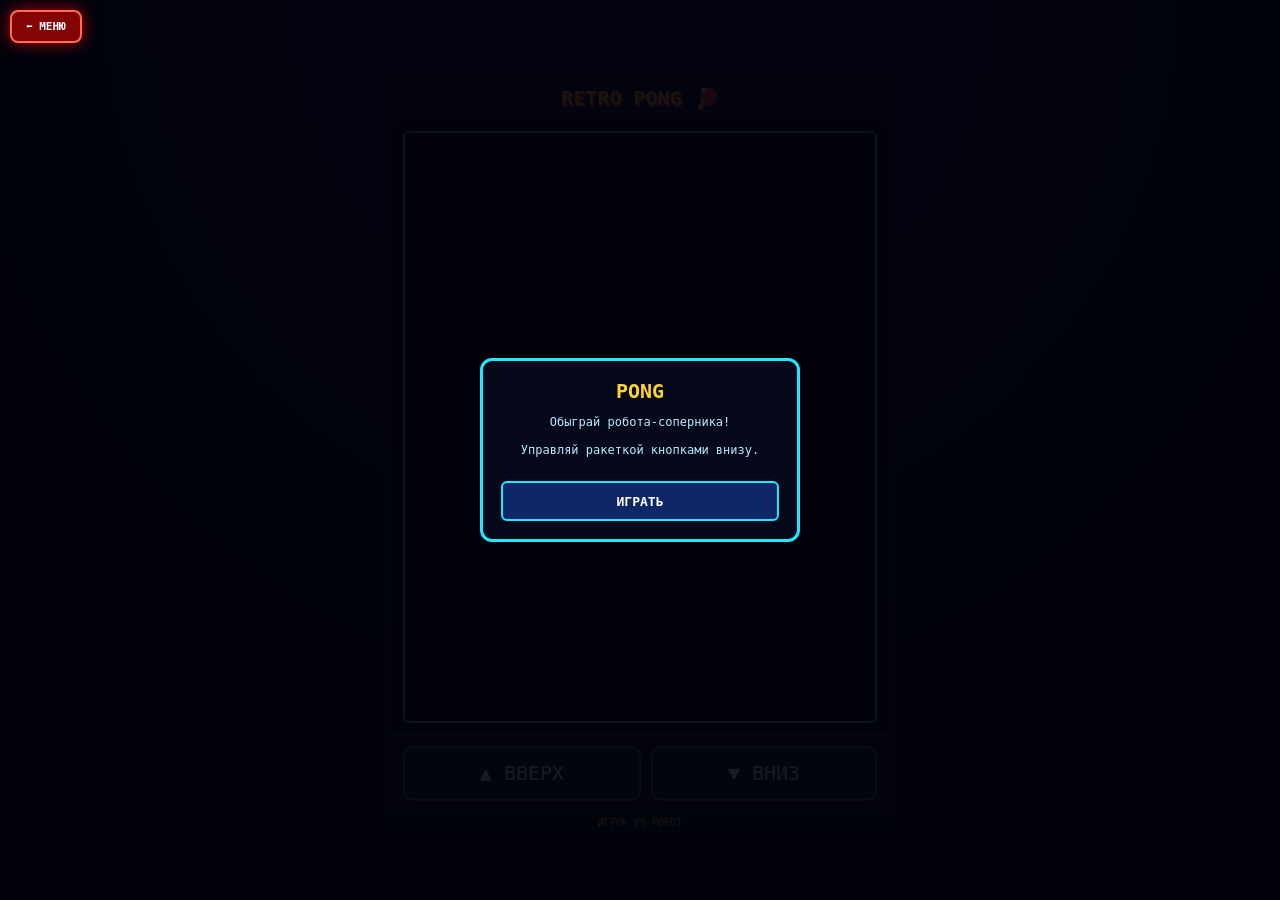
<file: pong.html>
<!-- УНИВЕРСАЛЬНАЯ ПЛАВАЮЩАЯ КНОПКА ВОЗВРАТА В МЕНЮ -->
<div style="position: fixed; top: 10px; left: 10px; z-index: 99999;">
  <a href="index.html" style="display: flex; align-items: center; gap: 4px; background: rgba(140, 5, 5, 0.95); border: 2px solid #ff6b55; color: #fff; padding: 8px 14px; border-radius: 8px; text-decoration: none; font-family: monospace; font-size: 11px; font-weight: bold; box-shadow: 0 0 15px rgba(255,0,0,0.7); -webkit-tap-highlight-color: transparent;">
    ⬅ МЕНЮ
  </a>
</div>
<!DOCTYPE html>
<html lang="ru">
<head>
<meta charset="UTF-8">
<meta name="viewport" content="width=device-width,initial-scale=1,maximum-scale=1,user-scalable=no">
<title>RETRO PONG — FREEzzzGames</title>
<script src="https://telegram.org/js/telegram-web-app.js"></script>
<style>
*{box-sizing:border-box;-webkit-tap-highlight-color:transparent;}
html,body{margin:0;width:100%;height:100%;background:#02030b;color:#fff;font-family:monospace;overflow:hidden;}
body{padding:6px;display:flex;justify-content:center;align-items:center;background:radial-gradient(circle at 50% 0,#29105f 0%,#070922 35%,#010208 85%);}
.arcade{width:min(500px,100%);height:100%;max-height:750px;border:3px solid #151a32;border-radius:16px;background:#070a15;display:flex;flex-direction:column;}
.marquee{padding:8px;text-align:center;background:#070925;border-bottom:3px solid #121936;}
.marquee h1{margin:0;font-size:20px;color:#ffd52c;text-shadow:2px 2px #e52225;}
.screen-wrapper{flex-grow:1;position:relative;background:#03050c;display:flex;justify-content:center;align-items:center;padding:10px;}
canvas{background:#010206;border:2px solid #20e8ff;border-radius:6px;width:100%;height:100%;object-fit:contain;}
.controls{display:flex;justify-content:space-around;padding:10px;background:#070a18;border-top:3px solid #141c38;gap:10px;}
.ctrl-btn{flex-grow:1;height:55px;border:2px solid rgba(255,255,255,.3);border-radius:10px;background:rgba(255,255,255,.08);color:#fff;font-size:20px;display:flex;justify-content:center;align-items:center;user-select:none;cursor:pointer;}
.ctrl-btn:active{background:rgba(32,232,255,.35);border-color:#20e8ff;}
.overlay{position:absolute;z-index:30;inset:0;display:flex;align-items:center;justify-content:center;background:#02030be8;}
.overlay.hidden{display:none;}
.card{width:min(320px,90%);padding:18px;border:3px solid #20e8ff;border-radius:12px;background:#060a1bef;text-align:center;}
.card h2{margin:0 0 8px;color:#ffd42a;font-size:20px;}
.card p{color:#b8eaff;font-size:12px;}
.start-btn{margin-top:12px;width:100%;height:40px;border:2px solid #20e8ff;border-radius:6px;background:#0f2766;color:#fff;font:bold 13px monospace;cursor:pointer;}
.bottom{padding:4px;text-align:center;border-top:2px solid #111a3b;color:#ffd42a;font-size:10px;background:#050716;}
</style>
</head>
<body>
<div class="arcade">
  <div class="marquee"><h1>RETRO PONG 🏓</h1></div>
  <div class="screen-wrapper"><canvas id="pong" width="400" height="500"></canvas></div>
  <div class="controls">
    <div class="ctrl-btn" id="btnUp">▲ ВВЕРХ</div>
    <div class="ctrl-btn" id="btnDown">▼ ВНИЗ</div>
  </div>
  <div class="overlay" id="overlay">
    <div class="card">
      <h2 id="title">PONG</h2>
      <p>Обыграй робота-соперника!<br><br>Управляй ракеткой кнопками внизу.</p>
      <button class="start-btn" id="startBtn">ИГРАТЬ</button>
    </div>
  </div>
  <footer class="bottom">ИГРОК VS РОБОТ</footer>
</div>
<script>
const tg = window.Telegram.WebApp; tg.ready(); tg.expand();
const canvas = document.getElementById('pong'), ctx = canvas.getContext('2d');
let pScore = 0, bScore = 0, running = false;
let player = {x: 20, y: 200, w: 12, h: 80, score: 0};
let bot = {x: 368, y: 200, w: 12, h: 80, score: 0};
let ball = {x: 200, y: 250, r: 8, vx: 4, vy: 3};
let dir = 0; // -1 вверх, 1 вниз, 0 стоп

function update() {
  if (!running) return;
  player.y += dir * 6;
  if (player.y < 0) player.y = 0;
  if (player.y > canvas.height - player.h) player.y = canvas.height - player.h;

  // ИИ бота
  if (bot.y + bot.h/2 < ball.y) bot.y += 3.5;
  else bot.y -= 3.5;
  if (bot.y < 0) bot.y = 0; if (bot.y > canvas.height - bot.h) bot.y = canvas.height - bot.h;

  ball.x += ball.vx; ball.y += ball.vy;
  if (ball.y - ball.r < 0 || ball.y + ball.r > canvas.height) ball.vy *= -1;

  // Столкновение с игроком
  if (ball.x - ball.r < player.x + player.w && ball.y > player.y && ball.y < player.y + player.h) {
    ball.vx *= -1.05; ball.x = player.x + player.w + ball.r;
  }
  // Столкновение с ботом
  if (ball.x + ball.r > bot.x && ball.y > bot.y && ball.y < bot.y + bot.h) {
    ball.vx *= -1.05; ball.x = bot.x - ball.r;
  }

  if (ball.x < 0) { bot.score++; resetBall(); }
  if (ball.x > canvas.width) { player.score++; resetBall(); }
}

function resetBall() {
  ball.x = canvas.width/2; ball.y = canvas.height/2;
  ball.vx = 4 * (Math.random() > 0.5 ? 1 : -1);
  ball.vy = 3 * (Math.random() > 0.5 ? 1 : -1);
}

function draw() {
  ctx.fillStyle = '#010206'; ctx.fillRect(0, 0, canvas.width, canvas.height);
  ctx.strokeStyle = '#20e8ff44'; ctx.setLineDash([5, 5]);
  ctx.beginPath(); ctx.moveTo(canvas.width/2, 0); ctx.lineTo(canvas.width/2, canvas.height); ctx.stroke(); ctx.setLineDash([]);
  
  ctx.fillStyle = '#20e8ff'; ctx.fillRect(player.x, player.y, player.w, player.h);
  ctx.fillStyle = '#e52225'; ctx.fillRect(bot.x, bot.y, bot.w, bot.h);
  ctx.fillStyle = '#ffd52c'; ctx.beginPath(); ctx.arc(ball.x, ball.y, ball.r, 0, Math.PI*2); ctx.fill();

  ctx.fillStyle = '#fff'; ctx.font = '20px monospace';
  ctx.fillText(player.score, canvas.width/2 - 40, 30);
  ctx.fillText(bot.score, canvas.width/2 + 25, 30);
}

function loop() { update(); draw(); requestAnimationFrame(loop); }

document.getElementById('btnUp').addEventListener('pointerdown', () => dir = -1);
document.getElementById('btnUp').addEventListener('pointerup', () => dir = 0);
document.getElementById('btnDown').addEventListener('pointerdown', () => dir = 1);
document.getElementById('btnDown').addEventListener('pointerup', () => dir = 0);
document.getElementById('startBtn').addEventListener('click', () => {
  player.score = 0; bot.score = 0; resetBall(); running = true;
  document.getElementById('overlay').classList.add('hidden');
});
loop();
</script>
</body>
</html>
</file>
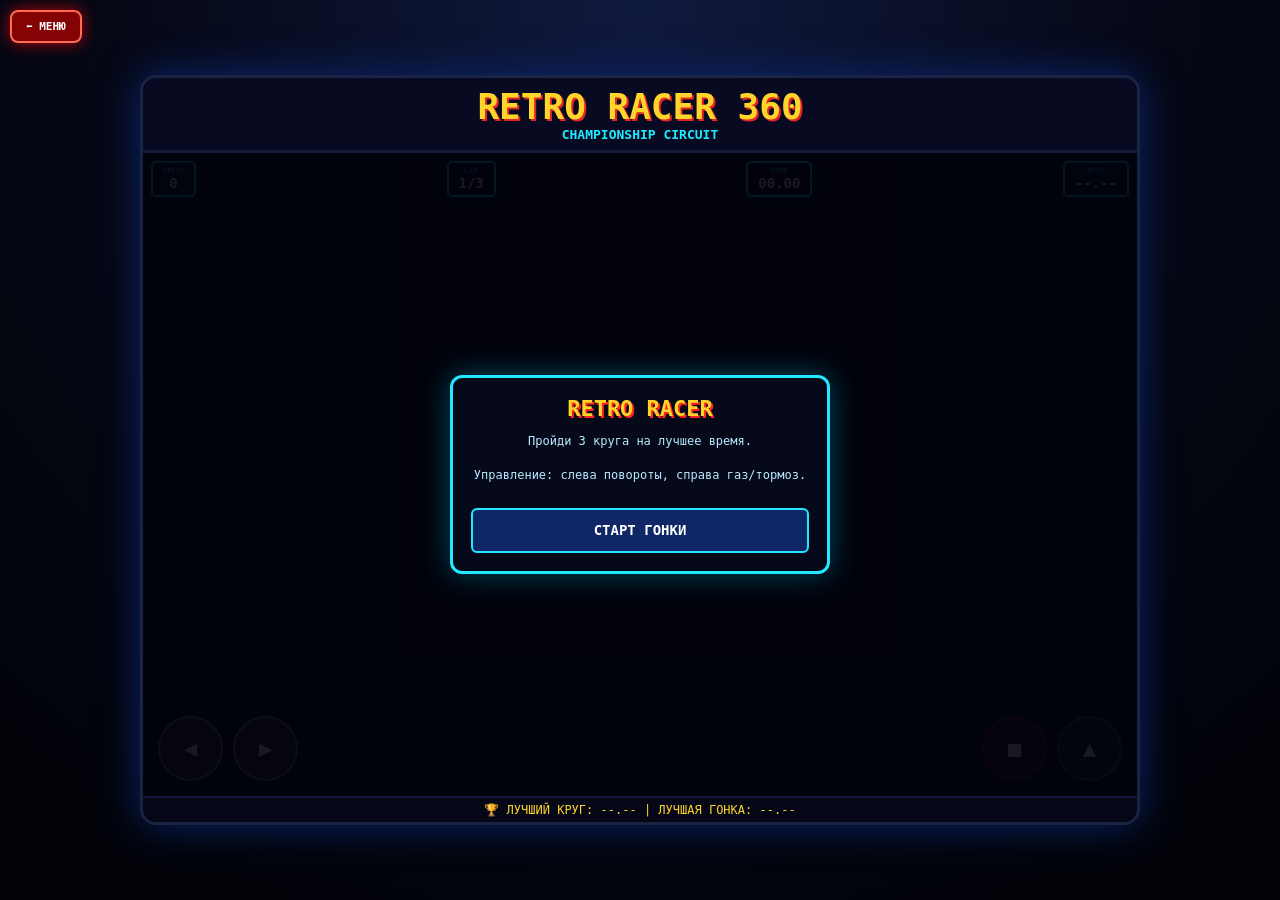
<file: race.html>
<!-- УНИВЕРСАЛЬНАЯ ПЛАВАЮЩАЯ КНОПКА ВОЗВРАТА В МЕНЮ -->
<div style="position: fixed; top: 10px; left: 10px; z-index: 99999;">
  <a href="index.html" style="display: flex; align-items: center; gap: 4px; background: rgba(140, 5, 5, 0.95); border: 2px solid #ff6b55; color: #fff; padding: 8px 14px; border-radius: 8px; text-decoration: none; font-family: monospace; font-size: 11px; font-weight: bold; box-shadow: 0 0 15px rgba(255,0,0,0.7); -webkit-tap-highlight-color: transparent;">
    ⬅ МЕНЮ
  </a>
</div>
<!DOCTYPE html>
<html lang="ru">
<head>
<meta charset="UTF-8">
<meta name="viewport" content="width=device-width,initial-scale=1,maximum-scale=1,user-scalable=no">
<title>RETRO RACER — TG MINI APP</title>
<script src="https://telegram.org/js/telegram-web-app.js"></script>
<style>
*{box-sizing:border-box;-webkit-tap-highlight-color:transparent;}
html,body{margin:0;width:100%;height:100%;background:#02030b;color:#fff;font-family:monospace;overflow:hidden;}
body{padding:4px;display:flex;justify-content:center;align-items:center;background:radial-gradient(circle at 50% 0,#101a3f 0%,#050714 50%,#010206 100%);}

.arcade{width:min(1000px,100%);height:100%;max-height:750px;overflow:hidden;border:3px solid #1a2342;border-radius:16px;background:#070a18;box-shadow:0 0 40px #0a256ff5;display:flex;flex-direction:column;}

.marquee{padding:8px;text-align:center;background:#070a20;border-bottom:3px solid #141c38;}
.marquee h1{margin:0;font-size:clamp(20px,3.5vw,36px);color:#ffd52c;text-shadow:2px 2px #e52225;}
.sub{color:#20eaff;font-size:clamp(9px,1.5vw,13px);font-weight:bold;}

.screen-wrapper{flex-grow:1;position:relative;background:#050712;overflow:hidden;display:flex;justify-content:center;align-items:center;}
canvas{position:absolute;inset:0;width:100%;height:100%;}

/* HUD */
.hud{position:absolute;z-index:10;top:8px;left:8px;right:8px;display:flex;justify-content:space-between;pointer-events:none;}
.hudbox{padding:4px 10px;border:2px solid #20e8ff;border-radius:5px;text-align:center;background:#020922dd;box-shadow:0 0 8px #00d9ff44;}
.hudbox small{display:block;color:#20e8ff;font-size:7px;}
.hudbox b{display:block;font-size:14px;}

/* CONTROLS (SEMITRANSPARENT) */
.controls{position:absolute;z-index:20;inset:0;display:flex;justify-content:space-between;align-items:flex-end;padding:15px;pointer-events:none;}
.group{display:flex;gap:10px;pointer-events:auto;}
.ctrl-btn{width:65px;height:65px;border:2px solid rgba(255,255,255,.4);border-radius:50%;background:rgba(255,255,255,.12);color:#fff;font-size:22px;display:flex;justify-content:center;align-items:center;backdrop-filter:blur(4px);user-select:none;box-shadow:0 0 10px rgba(0,0,0,.5);cursor:pointer;}
.ctrl-btn:active{background:rgba(32,232,255,.35);border-color:#20e8ff;}
.ctrl-btn.gas{background:rgba(0,255,100,.15);border-color:rgba(0,255,100,.4);}
.ctrl-btn.brake{background:rgba(255,50,50,.15);border-color:rgba(255,50,50,.4);}

/* OVERLAY */
.overlay{position:absolute;z-index:30;inset:0;display:flex;align-items:center;justify-content:center;background:#02030be8;}
.overlay.hidden{display:none;}
.card{width:min(380px,90%);padding:18px;border:3px solid #20e8ff;border-radius:12px;background:#060a1bef;text-align:center;box-shadow:0 0 30px #00d9ff55;}
.card h2{margin:0 0 8px;color:#ffd42a;font-size:22px;text-shadow:2px 2px #f22;}
.card p{color:#b8eaff;font-size:12px;line-height:1.4;}
.start-btn{margin-top:12px;width:100%;height:45px;border:2px solid #20e8ff;border-radius:6px;background:#0f2766;color:#fff;font:bold 14px monospace;cursor:pointer;}

.bottom{padding:5px;text-align:center;border-top:2px solid #111a3b;color:#ffd42a;font-size:12px;background:#050716;}
</style>
</head>
<body>
<div class="arcade">
  <header class="marquee">
    <h1>RETRO RACER <span>360</span></h1>
    <div class="sub">CHAMPIONSHIP CIRCUIT</div>
  </header>

  <div class="screen-wrapper">
    <div style="position:relative;width:100%;height:100%;" id="gameArea">
      <canvas id="trackCanvas"></canvas>
      <canvas id="carCanvas"></canvas>

      <div class="hud">
        <div class="hudbox"><small>SPEED</small><b id="hudSpeed">0</b></div>
        <div class="hudbox"><small>LAP</small><b id="hudLap">1/3</b></div>
        <div class="hudbox"><small>TIME</small><b id="hudTime">00.00</b></div>
        <div class="hudbox"><small>BEST</small><b id="hudBest">--.--</b></div>
      </div>

      <!-- SEMITRANSPARENT CONTROLS -->
      <div class="controls">
        <div class="group">
          <div class="ctrl-btn" id="btnLeft">◀</div>
          <div class="ctrl-btn" id="btnRight">▶</div>
        </div>
        <div class="group">
          <div class="ctrl-btn brake" id="btnBrake">■</div>
          <div class="ctrl-btn gas" id="btnGas">▲</div>
        </div>
      </div>

      <div class="overlay" id="overlay">
        <div class="card">
          <h2 id="title">RETRO RACER</h2>
          <p id="message">Пройди 3 круга на лучшее время.<br><br>Управление: слева повороты, справа газ/тормоз.</p>
          <button class="start-btn" id="startBtn">СТАРТ ГОНКИ</button>
        </div>
      </div>
    </div>
  </div>

  <footer class="bottom">
    🏆 ЛУЧШИЙ КРУГ: <span id="bestLap">--.--</span> | ЛУЧШАЯ ГОНКА: <span id="bestRace">--.--</span>
  </footer>
</div>

<script>
"use strict";
const tg = window.Telegram.WebApp;
tg.ready(); tg.expand();

const $ = id => document.getElementById(id);
const trackCanvas = $("trackCanvas"), carCanvas = $("carCanvas");
const tctx = trackCanvas.getContext("2d"), cctx = carCanvas.getContext("2d");

let width = 800, height = 500;
function resize() {
  const rect = carCanvas.getBoundingClientRect();
  width = rect.width || 800; height = rect.height || 500;
  const ratio = Math.min(window.devicePixelRatio || 1, 2);
  [trackCanvas, carCanvas].forEach(c => {
    c.width = Math.floor(width * ratio); c.height = Math.floor(height * ratio);
    c.style.width = width + "px"; c.style.height = height + "px";
  });
  tctx.setTransform(ratio, 0, 0, ratio, 0, 0);
  cctx.setTransform(ratio, 0, 0, ratio, 0, 0);
  drawStaticTrack();
}
window.addEventListener("resize", resize);

const trackPoints = [
  {x: 400, y: 400}, {x: 200, y: 380}, {x: 100, y: 250}, {x: 150, y: 120},
  {x: 350, y: 80},  {x: 600, y: 100}, {x: 700, y: 220}, {x: 650, y: 380}
];

let running = false, paused = false;
let car = { x: 400, y: 400, angle: -Math.PI/2, speed: 0, maxSpeed: 6.5, accel: 0.12, friction: 0.04, steer: 0.05 };
let keys = { left: false, right: false, gas: false, brake: false };

let currentLap = 1, lapStartTime = 0, raceStartTime = 0, currentLapTime = 0;
let lastLapTimes = [], bestLapTime = Number(localStorage.getItem("retroBestLap") || 0);
let bestRaceTime = Number(localStorage.getItem("retroBestRace") || 0);

$("bestLap").textContent = bestLapTime ? bestLapTime.toFixed(2) + "s" : "--.--";
$("bestRace").textContent = bestRaceTime ? bestRaceTime.toFixed(2) + "s" : "--.--";

function drawStaticTrack() {
  tctx.fillStyle = "#0c1b0a"; tctx.fillRect(0, 0, width, height);
  tctx.strokeStyle = "#10260e"; tctx.lineWidth = 1;
  for(let i=0; i<width; i+=40) { tctx.beginPath(); tctx.moveTo(i,0); tctx.lineTo(i,height); tctx.stroke(); }

  tctx.save();
  tctx.scale(width/800, height/500);
  
  tctx.beginPath();
  tctx.moveTo(trackPoints[0].x, trackPoints[0].y);
  for(let p of trackPoints) tctx.lineTo(p.x, p.y);
  tctx.closePath();
  tctx.strokeStyle = "#ff4444"; tctx.lineWidth = 90; tctx.lineJoin = "round"; tctx.stroke();
  
  tctx.strokeStyle = "#22252b"; tctx.lineWidth = 74; tctx.stroke();
  
  tctx.strokeStyle = "#fff"; tctx.lineWidth = 6; tctx.setLineDash([8,8]);
  tctx.beginPath(); tctx.moveTo(400, 360); tctx.lineTo(400, 440); tctx.stroke();
  tctx.restore();
}

function isOnRoad(x, y) {
  let dist = Math.hypot(x - width*0.42, y - height*0.48);
  return (dist > 90 && dist < 240);
}

function startRace() {
  car.x = width * 0.5; car.y = height * 0.8; car.angle = -Math.PI/2; car.speed = 0;
  currentLap = 1; lastLapTimes = [];
  raceStartTime = performance.now();
  lapStartTime = raceStartTime;
  running = true; paused = false;
  $("overlay").classList.add("hidden");
}

$("startBtn").addEventListener("click", startRace);

const bindBtn = (id, key) => {
  const el = $(id);
  el.addEventListener("pointerdown", e => { e.preventDefault(); keys[key] = true; });
  el.addEventListener("pointerup", e => { e.preventDefault(); keys[key] = false; });
  el.addEventListener("pointerleave", e => { keys[key] = false; });
};
bindBtn("btnLeft", "left"); bindBtn("btnRight", "right");
bindBtn("btnGas", "gas"); bindBtn("btnBrake", "brake");

function update(dt) {
  if (!running || paused) return;

  if (keys.left) car.angle -= car.steer * (car.speed / car.maxSpeed);
  if (keys.right) car.angle += car.steer * (car.speed / car.maxSpeed);

  if (keys.gas) car.speed = Math.min(car.maxSpeed, car.speed + car.accel);
  else if (keys.brake) car.speed = Math.max(-2, car.speed - car.accel * 1.5);
  else car.speed = Math.max(0, car.speed - car.friction);

  let scaleX = width/800, scaleY = height/500;
  let onRoad = isOnRoad(car.x, car.y);
  let currentMax = onRoad ? car.maxSpeed : 2.5;
  if (car.speed > currentMax) car.speed -= 0.2;

  car.x += Math.cos(car.angle) * car.speed;
  car.y += Math.sin(car.angle) * car.speed;

  car.x = Math.max(20, Math.min(width-20, car.x));
  car.y = Math.max(20, Math.min(height-20, car.y));

  let fx = 400 * scaleX, fy1 = 360 * scaleY, fy2 = 440 * scaleY;
  if (car.x >= fx - 15 && car.x <= fx + 15 && car.y >= fy1 && car.y <= fy2 && car.speed > 1) {
    let now = performance.now();
    if (now - lapStartTime > 3000) {
      let lapTime = (now - lapStartTime) / 1000;
      lastLapTimes.push(lapTime);
      
      if (!bestLapTime || lapTime < bestLapTime) {
        bestLapTime = lapTime;
        localStorage.setItem("retroBestLap", bestLapTime);
        $("bestLap").textContent = bestLapTime.toFixed(2) + "s";
      }

      lapStartTime = now;
      currentLap++;

      if (currentLap > 3) {
        running = false;
        let totalRaceTime = lastLapTimes.reduce((a,b)=>a+b, 0);
        if (!bestRaceTime || totalRaceTime < bestRaceTime) {
          bestRaceTime = totalRaceTime;
          localStorage.setItem("retroBestRace", bestRaceTime);
          $("bestRace").textContent = bestRaceTime.toFixed(2) + "s";
        }

        $("overlay").classList.remove("hidden");
        $("title").textContent = "ФИНИШ!";
        $("message").innerHTML = `Гонка завершена!<br>Итоговое время: <b>${totalRaceTime.toFixed(2)}с</b><br>Лучший круг: ${bestLapTime.toFixed(2)}с`;
        $("startBtn").textContent = "ИГРАТЬ СНОВА";
      }
    }
  }

  currentLapTime = (performance.now() - lapStartTime) / 1000;
  $("hudSpeed").textContent = Math.round(car.speed * 25);
  $("hudLap").textContent = Math.min(3, currentLap) + "/3";
  $("hudTime").textContent = currentLapTime.toFixed(2);
  $("hudBest").textContent = bestLapTime ? bestLapTime.toFixed(2) : "--.--";
}

function draw() {
  cctx.clearRect(0, 0, width, height);

  cctx.save();
  cctx.translate(car.x, car.y);
  cctx.rotate(car.angle);

  cctx.fillStyle = "#ffcc00";
  cctx.fillRect(-16, -10, 32, 20);
  cctx.fillStyle = "#e52225";
  cctx.fillRect(-8, -10, 16, 20);
  
  cctx.fillStyle = "#111";
  cctx.fillRect(-12, -14, 8, 4);
  cctx.fillRect(4, -14, 8, 4);
  cctx.fillRect(-12, 10, 8, 4);
  cctx.fillRect(4, 10, 8, 4);

  cctx.fillStyle = "#20eaff";
  cctx.fillRect(2, -7, 6, 14);

  cctx.restore();
}

let lastTime = 0;
function loop(timestamp) {
  if (!lastTime) lastTime = timestamp;
  let dt = Math.min((timestamp - lastTime) / 1000, 0.033);
  lastTime = timestamp;

  update(dt);
  draw();
  requestAnimationFrame(loop);
}

resize();
requestAnimationFrame(loop);
</script>
</body>
</html>
</file>
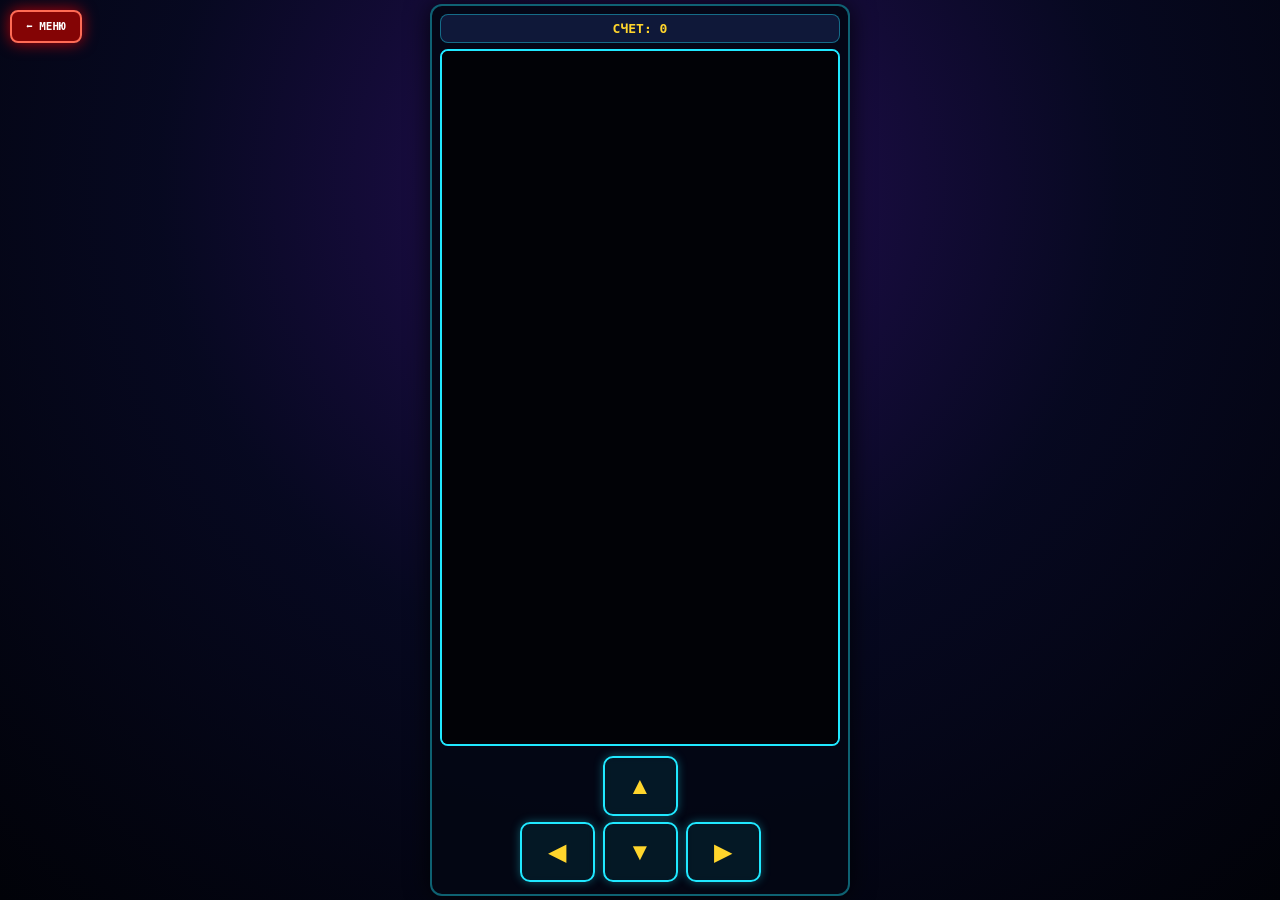
<file: snake.html>
<!DOCTYPE html>
<html lang="ru">
<head>
<meta charset="UTF-8">
<meta name="viewport" content="width=device-width,initial-scale=1,maximum-scale=1,user-scalable=no">
<title>Snake — FREEzzzGames</title>
<script src="https://telegram.org/js/telegram-web-app.js"></script>
<style>
:root {
  --bg-grad: radial-gradient(circle at 50% 20%, rgba(41, 16, 95, 0.9) 0%, rgba(7, 9, 34, 0.95) 50%, rgba(1, 2, 8, 1) 100%);
  --portal-bg: rgba(4, 7, 20, 0.92);
  --border-col: rgba(32, 232, 255, 0.4);
  --accent-col: #20e8ff;
  --title-col: #ffd52c;
  --btn-bg: rgba(16, 26, 60, 0.95);
  --btn-hover: #213c8f;
  --glass-bg: rgba(32, 232, 255, 0.08);
  --neon-glow: rgba(32, 232, 255, 0.35);
}
*{box-sizing:border-box;-webkit-tap-highlight-color:transparent;}
html,body{margin:0;width:100%;height:100%;background:#02030b;color:#fff;font-family:monospace;overflow:hidden;}
body{
  padding:4px;display:flex;justify-content:center;align-items:center;
  background: var(--bg-grad); position: fixed; inset: 0;
}
.portal{
  width: 100%; height: 100%; max-width: 420px; max-height: 100vh;
  text-align: center; display: flex; flex-direction: column; gap: 6px;
  overflow-y: auto; padding: 8px; z-index: 10;
  background: var(--portal-bg); border: 2px solid var(--border-col);
  border-radius: 12px; box-shadow: 0 0 25px rgba(0,0,0,0.8);
  position: relative;
}
.game-ui-header { display: flex; justify-content: space-between; align-items: center; padding: 6px 10px; background: var(--btn-bg); border: 1px solid var(--border-col); border-radius: 8px; width: 100%; flex-shrink: 0; }

#gameContainer { flex-grow: 1; width: 100%; position: relative; background: #010206; border: 2px solid var(--accent-col); border-radius: 8px; overflow: hidden; display: flex; flex-direction: column; align-items: center; justify-content: center; min-height: 0; }
canvas { width: 100%; height: 100%; object-fit: contain; background: #010206; }

/* УВЕЛИЧЕННЫЕ И МЯГКИЕ КНОПКИ УПРАВЛЕНИЯ */
.game-controls { display: flex; flex-direction: column; align-items: center; gap: 6px; width: 100%; padding: 4px; flex-shrink: 0; }
.dpad-row { display: flex; gap: 8px; justify-content: center; }
.ctrl-pad-btn { 
  background: var(--glass-bg); backdrop-filter: blur(4px);
  border: 2px solid var(--accent-col); color: var(--title-col); 
  font-size: 24px; width: 75px; height: 60px; border-radius: 10px; 
  display: flex; justify-content: center; align-items: center; 
  cursor: pointer; user-select: none; box-shadow: 0 0 10px var(--neon-glow); 
  transition: transform 0.1s;
}
.ctrl-pad-btn:active { background: var(--btn-hover); transform: scale(0.92); border-color: var(--title-col); }
</style>
</head>
<body>

<!-- УНИВЕРСАЛЬНАЯ ПЛАВАЮЩАЯ КНОПКА ВОЗВРАТА В МЕНЮ -->
<div style="position: fixed; top: 10px; left: 10px; z-index: 99999;">
  <a href="index.html" style="display: flex; align-items: center; gap: 4px; background: rgba(140, 5, 5, 0.95); border: 2px solid #ff6b55; color: #fff; padding: 8px 14px; border-radius: 8px; text-decoration: none; font-family: monospace; font-size: 11px; font-weight: bold; box-shadow: 0 0 15px rgba(255,0,0,0.7); -webkit-tap-highlight-color: transparent;">
    ⬅ МЕНЮ
  </a>
</div>

<div class="portal">
  <div class="game-ui-header">
    <div style="width: 50px;"></div>
    <div style="color:var(--title-col); font-size:13px; font-weight:bold;" id="scoreTxt">СЧЕТ: 0</div>
    <div style="width: 50px;"></div>
  </div>

  <div id="gameContainer">
    <canvas id="gCanvas" width="400" height="400"></canvas>
  </div>

  <!-- КРУПНЫЙ И УДОБНЫЙ ДУХОВЫЙ ДПАД -->
  <div class="game-controls">
    <button class="ctrl-pad-btn" id="sUp">▲</button>
    <div class="dpad-row">
      <button class="ctrl-pad-btn" id="sLeft">◀</button>
      <button class="ctrl-pad-btn" id="sDown">▼</button>
      <button class="ctrl-pad-btn" id="sRight">▶</button>
    </div>
  </div>
</div>

<script>
const tg = window.Telegram.WebApp; tg.ready(); tg.expand();
let soundEnabled = localStorage.getItem("freezzzSound") !== "false";
function haptic() {
  if (soundEnabled && tg && tg.HapticFeedback) {
    try { tg.HapticFeedback.impactOccurred('light'); } catch(e){}
  }
}

const canvas = document.getElementById('gCanvas');
const ctx = canvas.getContext('2d');
const gs = 20, tc = 20;

let snake = [{x:10, y:10}, {x:9, y:10}];
let food = {x:5, y:5};
let dx = 1, dy = 0;
let nextDx = 1, nextDy = 0; // Буфер направления для плавного поворота без багов
let score = 0;

function spawnFood() {
  food.x = Math.floor(Math.random() * tc);
  food.y = Math.floor(Math.random() * tc);
}
spawnFood();

function gameLoop() {
  // Применяем направление из буфера (гарантирует плавность и отсутствие быстрых разворотов в себя)
  dx = nextDx;
  dy = nextDy;

  let head = {x: snake[0].x + dx, y: snake[0].y + dy};

  // Проход сквозь стены
  if (head.x < 0) head.x = tc - 1;
  else if (head.x >= tc) head.x = 0;
  if (head.y < 0) head.y = tc - 1;
  else if (head.y >= tc) head.y = 0;

  // Столкновение с собой
  for (let p of snake) {
    if (head.x === p.x && head.y === p.y) {
      let best = Number(localStorage.getItem("snakeHighScore") || 0);
      if (score > best) localStorage.setItem("snakeHighScore", score);
      alert("Игра окончена! Счёт: " + score);
      score = 0;
      snake = [{x:10, y:10}, {x:9, y:10}];
      dx = 1; dy = 0; nextDx = 1; nextDy = 0;
      spawnFood();
      document.getElementById('scoreTxt').textContent = "СЧЕТ: " + score;
      return;
    }
  }

  snake.unshift(head);

  if (head.x === food.x && head.y === food.y) {
    score += 10;
    document.getElementById('scoreTxt').textContent = "СЧЕТ: " + score;
    spawnFood();
    haptic();
  } else {
    snake.pop();
  }

  // Отрисовка
  ctx.fillStyle = '#010206';
  ctx.fillRect(0, 0, canvas.width, canvas.height);

  // Еда (неоновое яблоко)
  ctx.fillStyle = '#ff3366';
  ctx.shadowBlur = 10;
  ctx.shadowColor = '#ff3366';
  ctx.fillRect(food.x * gs + 1, food.y * gs + 1, gs - 2, gs - 2);

  // Змейка
  snake.forEach((p, i) => {
    ctx.fillStyle = i === 0 ? '#20e8ff' : '#00bfff';
    ctx.shadowBlur = i === 0 ? 10 : 4;
    ctx.shadowColor = i === 0 ? '#20e8ff' : '#00bfff';
    ctx.fillRect(p.x * gs + 1, p.y * gs + 1, gs - 2, gs - 2);
  });
  ctx.shadowBlur = 0;
}

setInterval(gameLoop, 120); // Плавная и комфортная скорость

// Плавное управление с защитой от разворота на 180 градусов на месте
document.getElementById('sUp').addEventListener('pointerdown', () => {
  haptic();
  if (dy === 0) { nextDx = 0; nextDy = -1; }
});
document.getElementById('sDown').addEventListener('pointerdown', () => {
  haptic();
  if (dy === 0) { nextDx = 0; nextDy = 1; }
});
document.getElementById('sLeft').addEventListener('pointerdown', () => {
  haptic();
  if (dx === 0) { nextDx = -1; nextDy = 0; }
});
document.getElementById('sRight').addEventListener('pointerdown', () => {
  haptic();
  if (dx === 0) { nextDx = 1; nextDy = 0; }
});
</script>
</body>
</html>
</file>
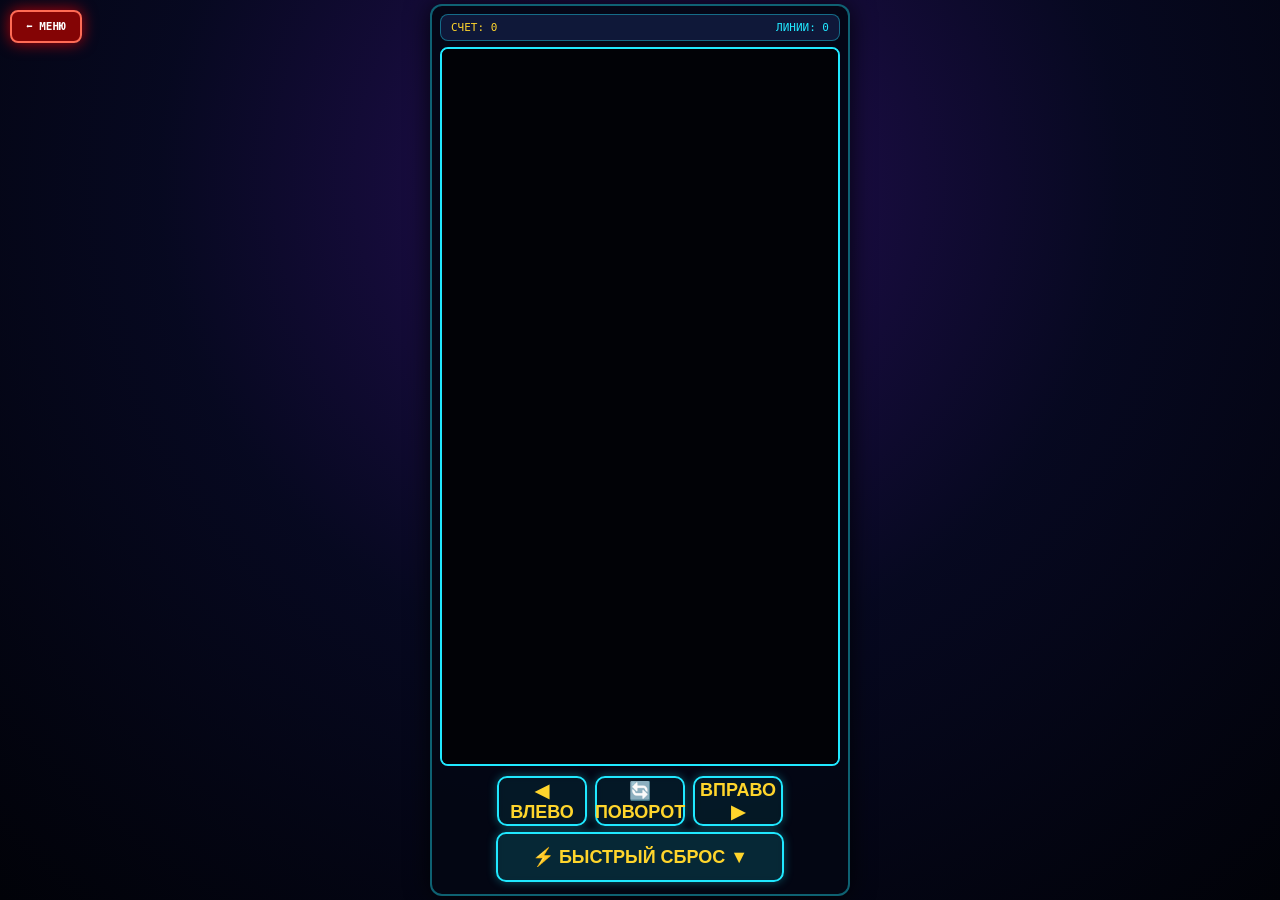
<file: tetris.html>
<!DOCTYPE html>
<html lang="ru">
<head>
<meta charset="UTF-8">
<meta name="viewport" content="width=device-width,initial-scale=1,maximum-scale=1,user-scalable=no">
<title>Tetris — FREEzzzGames</title>
<script src="https://telegram.org/js/telegram-web-app.js"></script>
<style>
:root {
  --bg-grad: radial-gradient(circle at 50% 20%, rgba(41, 16, 95, 0.9) 0%, rgba(7, 9, 34, 0.95) 50%, rgba(1, 2, 8, 1) 100%);
  --portal-bg: rgba(4, 7, 20, 0.92);
  --border-col: rgba(32, 232, 255, 0.4);
  --accent-col: #20e8ff;
  --title-col: #ffd52c;
  --btn-bg: rgba(16, 26, 60, 0.95);
  --btn-hover: #213c8f;
  --glass-bg: rgba(32, 232, 255, 0.08);
  --neon-glow: rgba(32, 232, 255, 0.35);
}
*{box-sizing:border-box;-webkit-tap-highlight-color:transparent;}
html,body{margin:0;width:100%;height:100%;background:#02030b;color:#fff;font-family:monospace;overflow:hidden;}
body{
  padding:4px;display:flex;justify-content:center;align-items:center;
  background: var(--bg-grad); position: fixed; inset: 0;
}
.portal{
  width: 100%; height: 100%; max-width: 420px; max-height: 100vh;
  text-align: center; display: flex; flex-direction: column; gap: 6px;
  overflow-y: auto; padding: 8px; z-index: 10;
  background: var(--portal-bg); border: 2px solid var(--border-col);
  border-radius: 12px; box-shadow: 0 0 25px rgba(0,0,0,0.8);
  position: relative;
}
.game-ui-header { display: flex; justify-content: space-between; align-items: center; padding: 6px 10px; background: var(--btn-bg); border: 1px solid var(--border-col); border-radius: 8px; width: 100%; flex-shrink: 0; font-size: 11px; }

#gameContainer { flex-grow: 1; width: 100%; position: relative; background: #010206; border: 2px solid var(--accent-col); border-radius: 8px; overflow: hidden; display: flex; flex-direction: column; align-items: center; justify-content: center; min-height: 0; }
canvas { width: 100%; height: 100%; object-fit: contain; background: #010206; }

/* УДОБНЫЕ КРУПНЫЕ КНОПКИ ДЛЯ ТЕТРИСА */
.game-controls { display: flex; flex-direction: column; gap: 6px; width: 100%; padding: 4px; flex-shrink: 0; }
.ctrl-row { display: flex; gap: 8px; justify-content: center; }
.ctrl-pad-btn { 
  background: var(--glass-bg); backdrop-filter: blur(4px);
  border: 2px solid var(--accent-col); color: var(--title-col); 
  font-size: 18px; font-weight: bold; width: 90px; height: 50px; border-radius: 10px; 
  display: flex; justify-content: center; align-items: center; 
  cursor: pointer; user-select: none; box-shadow: 0 0 10px var(--neon-glow); 
  transition: transform 0.1s;
}
.ctrl-pad-btn:active { background: var(--btn-hover); transform: scale(0.92); border-color: var(--title-col); }
</style>
</head>
<body>

<!-- УНИВЕРСАЛЬНАЯ ПЛАВАЮЩАЯ КНОПКА ВОЗВРАТА В МЕНЮ -->
<div style="position: fixed; top: 10px; left: 10px; z-index: 99999;">
  <a href="index.html" style="display: flex; align-items: center; gap: 4px; background: rgba(140, 5, 5, 0.95); border: 2px solid #ff6b55; color: #fff; padding: 8px 14px; border-radius: 8px; text-decoration: none; font-family: monospace; font-size: 11px; font-weight: bold; box-shadow: 0 0 15px rgba(255,0,0,0.7); -webkit-tap-highlight-color: transparent;">
    ⬅ МЕНЮ
  </a>
</div>

<div class="portal">
  <div class="game-ui-header">
    <div id="scoreTxt" style="color:var(--title-col);">СЧЕТ: 0</div>
    <div id="linesTxt" style="color:var(--accent-col);">ЛИНИИ: 0</div>
  </div>

  <div id="gameContainer">
    <canvas id="tCanvas" width="240" height="400"></canvas>
  </div>

  <div class="game-controls">
    <div class="ctrl-row">
      <button class="ctrl-pad-btn" id="btnLeft">◀ ВЛЕВО</button>
      <button class="ctrl-pad-btn" id="btnRot">🔄 ПОВОРОТ</button>
      <button class="ctrl-pad-btn" id="btnRight">ВПРАВО ▶</button>
    </div>
    <div class="ctrl-row">
      <button class="ctrl-pad-btn" id="btnDrop" style="width: 288px; background: rgba(32, 232, 255, 0.15);">⚡ БЫСТРЫЙ СБРОС ▼</button>
    </div>
  </div>
</div>

<script>
const tg = window.Telegram.WebApp; tg.ready(); tg.expand();
let soundEnabled = localStorage.getItem("freezzzSound") !== "false";
function haptic() {
  if (soundEnabled && tg && tg.HapticFeedback) {
    try { tg.HapticFeedback.impactOccurred('light'); } catch(e){}
  }
}

const canvas = document.getElementById('tCanvas');
const ctx = canvas.getContext('2d');
const BLOCK_SIZE = 20;
const COLS = 12;
const ROWS = 20;

let board = Array.from({length: ROWS}, () => Array(COLS).fill(0));

const SHAPES = [
  [[1,1,1,1]], // I
  [[1,1],[1,1]], // O
  [[0,1,0],[1,1,1]], // T
  [[0,1,1],[1,1,0]], // S
  [[1,1,0],[0,1,1]], // Z
  [[1,0,0],[1,1,1]], // J
  [[0,0,1],[1,1,1]]  // L
];

const COLORS = ['', '#20e8ff', '#ffd52c', '#b033ff', '#00ff88', '#ff3366', '#3366ff', '#ff8800'];

let currentPiece = {
  shape: SHAPES[0],
  color: 1,
  x: 4,
  y: 0
};

let score = 0;
let lines = 0;
let dropCounter = 0;
let dropInterval = 600; 
let lastTime = 0;

function spawnPiece() {
  const rand = Math.floor(Math.random() * SHAPES.length);
  currentPiece.shape = SHAPES[rand];
  currentPiece.color = rand + 1;
  currentPiece.x = Math.floor(COLS / 2) - Math.floor(currentPiece.shape[0].length / 2);
  currentPiece.y = 0;

  if (checkCollision(0, 0, currentPiece.shape)) {
    let best = Number(localStorage.getItem("tetrisHighScore") || 0);
    if (score > best) localStorage.setItem("tetrisHighScore", score);
    alert("Игра окончена! Счёт: " + score);
    board = Array.from({length: ROWS}, () => Array(COLS).fill(0));
    score = 0;
    lines = 0;
    updateUI();
    spawnPiece();
  }
}

function checkCollision(offsetX, offsetY, shape) {
  for (let r = 0; r < shape.length; r++) {
    for (let c = 0; c < shape[r].length; c++) {
      if (shape[r][c]) {
        let newX = currentPiece.x + c + offsetX;
        let newY = currentPiece.y + r + offsetY;
        if (newX < 0 || newX >= COLS || newY >= ROWS) return true;
        if (newY >= 0 && board[newY][newX]) return true;
      }
    }
  }
  return false;
}

function mergePiece() {
  currentPiece.shape.forEach((row, r) => {
    row.forEach((value, c) => {
      if (value) {
        if (currentPiece.y + r >= 0) {
          board[currentPiece.y + r][currentPiece.x + c] = currentPiece.color;
        }
      }
    });
  });
}

function clearLines() {
  let cleared = 0;
  outer: for (let r = ROWS - 1; r >= 0; r--) {
    for (let c = 0; c < COLS; c++) {
      if (!board[r][c]) continue outer;
    }
    board.splice(r, 1);
    board.unshift(Array(COLS).fill(0));
    cleared++;
    r++;
  }
  if (cleared > 0) {
    lines += cleared;
    score += cleared * 100 * cleared;
    updateUI();
    haptic();
  }
}

function rotatePiece() {
  let rotated = currentPiece.shape[0].map((_, index) =>
    currentPiece.shape.map(row => row[index]).reverse()
  );
  let originalX = currentPiece.x;
  let shift = 1;
  while (checkCollision(0, 0, rotated)) {
    currentPiece.x += shift;
    shift = -(shift + (shift > 0 ? 1 : -1));
    if (shift > rotated[0].length) {
      currentPiece.x = originalX;
      return;
    }
  }
  currentPiece.shape = rotated;
  haptic();
}

function moveLeft() {
  if (!checkCollision(-1, 0, currentPiece.shape)) {
    currentPiece.x--;
    haptic();
  }
}

function moveRight() {
  if (!checkCollision(1, 0, currentPiece.shape)) {
    currentPiece.x++;
    haptic();
  }
}

// Моментальный сброс фигурки вниз до упора (Hard Drop)
function hardDrop() {
  let dropDistance = 0;
  while (!checkCollision(0, dropDistance + 1, currentPiece.shape)) {
    dropDistance++;
  }
  currentPiece.y += dropDistance;
  mergePiece();
  clearLines();
  spawnPiece();
  dropCounter = 0;
  haptic();
}

function moveDownStep() {
  if (!checkCollision(0, 1, currentPiece.shape)) {
    currentPiece.y++;
  } else {
    mergePiece();
    clearLines();
    spawnPiece();
  }
  dropCounter = 0;
}

function updateUI() {
  document.getElementById('scoreTxt').textContent = "СЧЕТ: " + score;
  document.getElementById('linesTxt').textContent = "ЛИНИИ: " + lines;
}

// Управление кнопками
document.getElementById('btnLeft').addEventListener('pointerdown', moveLeft);
document.getElementById('btnRight').addEventListener('pointerdown', moveRight);
document.getElementById('btnRot').addEventListener('pointerdown', rotatePiece);
document.getElementById('btnDrop').addEventListener('pointerdown', hardDrop);

spawnPiece();

function draw() {
  ctx.fillStyle = '#010206';
  ctx.fillRect(0, 0, canvas.width, canvas.height);

  // Отрисовка стакана
  board.forEach((row, r) => {
    row.forEach((color, c) => {
      if (color) {
        ctx.fillStyle = COLORS[color];
        ctx.shadowBlur = 6;
        ctx.shadowColor = COLORS[color];
        ctx.fillRect(c * BLOCK_SIZE + 1, r * BLOCK_SIZE + 1, BLOCK_SIZE - 2, BLOCK_SIZE - 2);
      }
    });
  });

  // Отрисовка текущей фигурки
  currentPiece.shape.forEach((row, r) => {
    row.forEach((value, c) => {
      if (value) {
        ctx.fillStyle = COLORS[currentPiece.color];
        ctx.shadowBlur = 8;
        ctx.shadowColor = COLORS[currentPiece.color];
        ctx.fillRect((currentPiece.x + c) * BLOCK_SIZE + 1, (currentPiece.y + r) * BLOCK_SIZE + 1, BLOCK_SIZE - 2, BLOCK_SIZE - 2);
      }
    });
  });
  ctx.shadowBlur = 0;
}

function update(time = 0) {
  const deltaTime = time - lastTime;
  lastTime = time;
  dropCounter += deltaTime;
  if (dropCounter > dropInterval) {
    moveDownStep();
  }
  draw();
  requestAnimationFrame(update);
}

requestAnimationFrame(update);
</script>
</body>
</html>
</file>
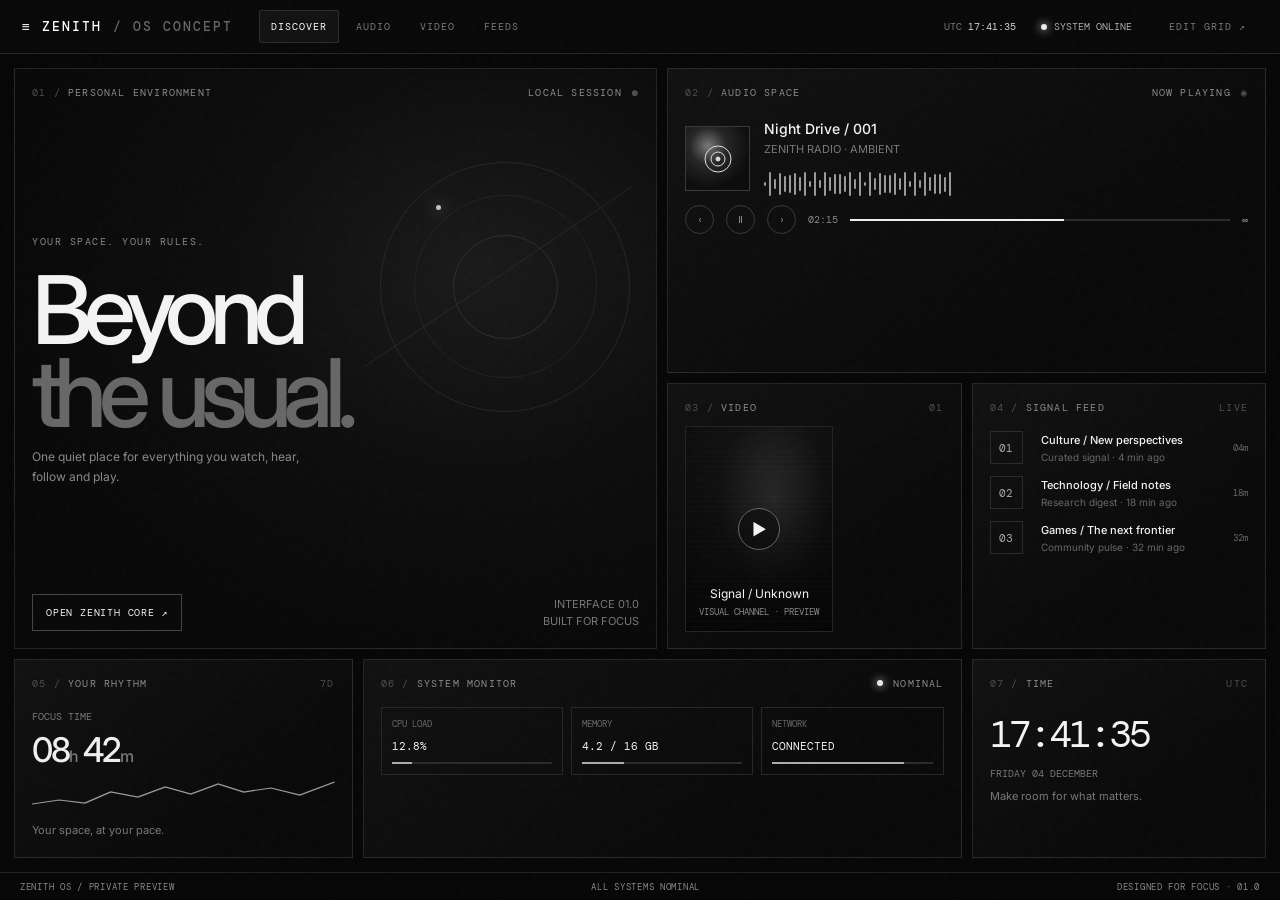
<file: zenith.html>
<!doctype html>
<html lang="en">
<head>
<meta charset="utf-8">
<meta name="viewport" content="width=device-width,initial-scale=1,viewport-fit=cover">
<meta name="theme-color" content="#050505">
<title>ZENITH — OS Concept</title>
<style>
@import url('https://fonts.googleapis.com/css2?family=DM+Mono:wght@400;500&family=Inter:wght@400;500;600;700;800&display=swap');
:root{color-scheme:dark;--bg:#050505;--panel:#0b0b0b;--panel2:#101010;--line:rgba(255,255,255,.11);--muted:#777;--text:#f3f3f3;--mono:'DM Mono',monospace;--sans:Inter,system-ui,sans-serif}
*{box-sizing:border-box}html,body{margin:0;width:100%;height:100%;overflow:hidden;background:var(--bg);color:var(--text);font-family:var(--sans)}button{font:inherit;color:inherit;background:none;border:0;cursor:pointer}button:focus-visible,[tabindex]:focus-visible{outline:1px solid #fff;outline-offset:3px}
body:before{content:"";pointer-events:none;position:fixed;inset:0;z-index:20;opacity:.12;background-image:url("data:image/svg+xml,%3Csvg viewBox='0 0 180 180' xmlns='http://www.w3.org/2000/svg'%3E%3Cfilter id='n'%3E%3CfeTurbulence type='fractalNoise' baseFrequency='.9' numOctaves='3' stitchTiles='stitch'/%3E%3C/filter%3E%3Crect width='100%25' height='100%25' filter='url(%23n)' opacity='.18'/%3E%3C/svg%3E");mix-blend-mode:screen}
.shell{height:100dvh;display:flex;flex-direction:column;min-height:0}.topbar{height:54px;flex:0 0 54px;border-bottom:1px solid var(--line);display:flex;align-items:center;gap:25px;padding:0 22px;background:#070707}.brand{font:500 13px var(--mono);letter-spacing:.16em;white-space:nowrap}.brand b{font-weight:500;color:#fff}.brand span{color:#666}.nav{display:flex;align-items:center;gap:5px}.nav button,.top-action{font:10px var(--mono);letter-spacing:.1em;color:#777;padding:9px 11px;border:1px solid transparent;border-radius:2px;transition:.2s}.nav button.active,.nav button:hover,.top-action:hover{color:#fff;border-color:var(--line);background:#111}.top-spacer{flex:1}.utc{font:10px var(--mono);color:#777;white-space:nowrap}.utc strong{color:#ddd;font-weight:400}.status{display:flex;align-items:center;gap:7px;font:10px var(--mono);color:#aaa;white-space:nowrap}.dot{width:6px;height:6px;border-radius:50%;background:#e9e9e9;box-shadow:0 0 10px #fff}.edit.active{background:#fff;color:#000}
.workspace{padding:14px;display:grid;grid-template-columns:1.15fr 1fr 1fr 1fr;grid-template-rows:minmax(155px,1.15fr) minmax(145px,1fr) minmax(120px,.75fr);gap:10px;flex:1;min-height:0;overflow:auto}.tile{position:relative;min-width:0;min-height:0;overflow:hidden;background:linear-gradient(145deg,#101010,#080808 70%);border:1px solid var(--line);padding:17px;transition:border-color .2s,background .2s}.tile:hover{border-color:rgba(255,255,255,.25)}.tile.dragging{opacity:.45}.tile.drop-target{border-color:#fff}.tile-head{display:flex;align-items:center;justify-content:space-between;gap:12px;font:10px var(--mono);letter-spacing:.12em;color:#8b8b8b;text-transform:uppercase}.tile-head .right{display:flex;gap:10px;align-items:center}.index{color:#4e4e4e}.tile-title{font-size:clamp(17px,1.6vw,24px);font-weight:500;letter-spacing:-.045em;margin-top:17px}.sub{font-size:11px;color:#777;line-height:1.6;margin-top:8px}.hero{grid-column:span 2;grid-row:span 2;display:flex;flex-direction:column;justify-content:space-between;background:radial-gradient(ellipse at 72% 35%,#191919 0,#0c0c0c 38%,#070707 75%)}.hero .eyebrow{font:10px var(--mono);color:#888;letter-spacing:.15em;margin-top:36px}.hero h1{font-size:clamp(42px,7.4vw,100px);line-height:.88;letter-spacing:-.09em;font-weight:500;margin:20px 0 12px}.hero h1 span{color:#666}.hero .description{font-size:12px;color:#888;max-width:290px;line-height:1.7}.hero-bottom{display:flex;align-items:end;justify-content:space-between;gap:12px}.open-button{border:1px solid #444;padding:11px 13px;font:10px var(--mono);letter-spacing:.08em}.open-button:hover{background:#fff;color:#000;border-color:#fff}.orbital{position:absolute;width:min(39%,270px);aspect-ratio:1;right:4%;top:16%;border:1px solid #2b2b2b;border-radius:50%;opacity:.8}.orbital:before,.orbital:after{content:"";position:absolute;border:1px solid #252525;border-radius:50%;inset:13%}.orbital:after{inset:29%;border-color:#333}.orbital i{position:absolute;width:5px;height:5px;border-radius:50%;background:#eee;top:17%;left:22%;box-shadow:0 0 16px #fff}.orbital .orbit-line{position:absolute;inset:45% -15%;border-top:1px solid #282828;transform:rotate(-34deg)}
.audio{grid-column:span 2}.audio-main{display:flex;align-items:center;gap:14px;margin-top:21px}.album{width:65px;height:65px;flex:0 0 65px;background:radial-gradient(circle at 35% 30%,#777,#252525 30%,#0b0b0b 70%);border:1px solid #383838;display:grid;place-items:center}.album svg{width:32px;height:32px}.track{min-width:0;flex:1}.track b{font-size:14px;font-weight:500;display:block}.track span{display:block;color:#777;font-size:11px;margin-top:5px}.wave{height:26px;display:flex;gap:3px;align-items:center;margin-top:15px}.wave i{width:2px;border-radius:2px;background:#bdbdbd;opacity:.8;animation:wave 1.1s ease-in-out infinite alternate}.wave i:nth-child(3n){animation-delay:.3s}.wave i:nth-child(4n){animation-delay:.6s}@keyframes wave{from{transform:scaleY(.25);opacity:.3}to{transform:scaleY(1);opacity:.9}}.audio-controls{display:flex;align-items:center;gap:12px;margin-top:8px;font:10px var(--mono);color:#888}.round{width:29px;height:29px;border:1px solid #383838;border-radius:50%;display:grid;place-items:center}.round:hover{background:#fff;color:#000}.progress{height:2px;background:#292929;flex:1}.progress span{display:block;height:100%;width:38%;background:#eee}.video{grid-column:span 1}.video-screen{height:calc(100% - 24px);min-height:100px;margin-top:12px;position:relative;display:flex;align-items:end;padding:13px;background:linear-gradient(160deg,transparent,#000b),radial-gradient(ellipse at 60% 35%,#333,#111 45%,#080808);border:1px solid #222}.video-screen:before{content:"";position:absolute;inset:0;background:repeating-linear-gradient(0deg,transparent 0 4px,rgba(255,255,255,.025) 5px)}.play{position:absolute;left:50%;top:50%;transform:translate(-50%,-50%);width:42px;height:42px;border:1px solid #666;border-radius:50%;display:grid;place-items:center;background:#08080880;backdrop-filter:blur(10px)}.video-caption{position:relative;font-size:12px}.video-caption small{display:block;color:#888;font:9px var(--mono);margin-top:5px}.feed-list{margin-top:17px;display:grid;gap:12px}.feed-row{display:grid;grid-template-columns:35px 1fr auto;gap:10px;align-items:center}.feed-icon{width:33px;height:33px;border:1px solid #292929;display:grid;place-items:center;color:#aaa;font:11px var(--mono)}.feed-row b{font-size:11px;font-weight:500;display:block}.feed-row small{font-size:10px;color:#666;display:block;margin-top:4px}.feed-row time{font:9px var(--mono);color:#666}.feed-row button{min-width:0;text-align:left}.feed-row button:hover b{color:#fff}
.metrics{grid-column:span 1}.metric{font:10px var(--mono);color:#777;margin-top:20px}.metric strong{font:500 34px var(--sans);letter-spacing:-.06em;color:#eee;display:block;margin-top:6px}.spark{width:100%;height:30px;margin-top:10px}.spark path{fill:none;stroke:#999;stroke-width:1.2}.system{grid-column:span 2}.system-grid{display:grid;grid-template-columns:repeat(3,1fr);gap:8px;margin-top:17px}.sys-item{border:1px solid #252525;padding:10px;min-width:0}.sys-item span{font:9px var(--mono);color:#666;display:block}.sys-item b{font:11px var(--mono);font-weight:400;display:block;margin-top:9px}.sys-bar{height:2px;background:#292929;margin-top:9px}.sys-bar i{display:block;height:100%;background:#aaa;width:var(--w)}.clock{grid-column:span 1}.big-clock{font:clamp(26px,3vw,42px) var(--mono);letter-spacing:-.08em;margin-top:19px}.clock-date{font:10px var(--mono);color:#777;margin-top:8px}.footer{height:28px;flex:0 0 28px;border-top:1px solid var(--line);display:flex;align-items:center;justify-content:space-between;padding:0 20px;font:9px var(--mono);color:#555;letter-spacing:.08em}.footer span{color:#888}.edit-hint{display:none;color:#aaa;font:9px var(--mono)}body.editing .edit-hint{display:inline}.tile .resize{display:none;position:absolute;right:3px;bottom:3px;width:14px;height:14px;border-right:2px solid #777;border-bottom:2px solid #777;cursor:nwse-resize}body.editing .tile{outline:1px dashed #555;outline-offset:-5px;cursor:grab}body.editing .tile .resize{display:block}.tile[hidden]{display:none}
.overlay{position:fixed;inset:0;z-index:50;background:rgba(0,0,0,.72);backdrop-filter:blur(20px);display:none;align-items:center;justify-content:center;padding:20px}.overlay.open{display:flex}.modal{width:min(600px,100%);border:1px solid #444;background:#090909;padding:25px;box-shadow:0 20px 100px #000}.modal h2{font-size:26px;letter-spacing:-.06em;margin:18px 0 8px;font-weight:500}.modal p{font-size:12px;line-height:1.8;color:#888}.modal-top{display:flex;justify-content:space-between;font:10px var(--mono);color:#888}.modal-close{border:1px solid #333;width:30px;height:30px}.modal-grid{display:grid;grid-template-columns:repeat(2,1fr);gap:8px;margin-top:20px}.modal-grid button{border:1px solid #292929;padding:14px;text-align:left;font:10px var(--mono);color:#aaa}.modal-grid button:hover{border-color:#eee;color:#fff}.toast{position:fixed;bottom:42px;left:50%;transform:translateX(-50%);z-index:80;background:#eee;color:#050505;padding:10px 15px;font:10px var(--mono);opacity:0;pointer-events:none;transition:.2s}.toast.show{opacity:1}
@media(max-width:900px){.topbar{gap:10px;padding:0 12px}.nav button{padding:8px 7px;font-size:9px}.utc{display:none}.workspace{grid-template-columns:repeat(2,minmax(0,1fr));grid-template-rows:auto;overflow:auto}.tile{min-height:190px}.hero{grid-column:span 2;grid-row:span 1;min-height:390px}.audio,.system{grid-column:span 2}.video,.metrics,.clock{grid-column:span 1}.footer{padding:0 12px}}
@media(max-width:520px){.topbar{height:auto;min-height:52px;flex-wrap:wrap;padding:10px;gap:8px}.brand{font-size:12px}.top-spacer{flex:1}.status{font-size:9px}.top-action{padding:8px}.nav{order:3;width:100%;overflow:auto;border-top:1px solid #1b1b1b;padding-top:6px}.nav button{flex:1;white-space:nowrap}.workspace{padding:8px;gap:8px;grid-template-columns:repeat(2,minmax(0,1fr))}.tile{padding:12px;min-height:168px}.hero{min-height:360px;padding:16px;grid-column:span 2}.hero h1{font-size:54px}.orbital{width:42%;right:4%;top:17%}.hero .eyebrow{margin-top:22px}.hero .description{max-width:210px}.audio,.system{grid-column:span 2}.audio{min-height:210px}.video,.metrics,.clock{grid-column:span 1}.video{min-height:190px}.metrics{min-height:168px}.system{min-height:175px}.clock{min-height:168px}.tile-title{font-size:18px}.feed-list{gap:10px}.feed-row{grid-template-columns:29px minmax(0,1fr)}.feed-row time{display:none}.feed-icon{width:28px;height:28px}.footer{font-size:8px}.system-grid{gap:5px}.sys-item{padding:7px}.sys-item b{font-size:9px}.modal{padding:17px}.modal-grid{grid-template-columns:1fr 1fr}}
@media(prefers-reduced-motion:reduce){*,*:before,*:after{animation:none!important;transition:none!important}}
</style>
</head>
<body>
<div class="shell">
<header class="topbar">
  <div class="brand">≡ <b>ZENITH</b><span> / OS CONCEPT</span></div>
  <nav class="nav" aria-label="Workspace filters"><button class="active" data-filter="all">DISCOVER</button><button data-filter="audio">AUDIO</button><button data-filter="video">VIDEO</button><button data-filter="feeds">FEEDS</button></nav>
  <div class="top-spacer"></div><div class="utc">UTC <strong id="utc">00:00:00</strong></div><div class="status"><i class="dot"></i> SYSTEM ONLINE</div><button class="top-action edit" id="editBtn">EDIT GRID ↗</button>
</header>
<main class="workspace" id="workspace">
<section class="tile hero" data-kind="discover" draggable="false">
 <div class="tile-head"><span><span class="index">01 /</span> PERSONAL ENVIRONMENT</span><span class="right"><span>LOCAL SESSION</span><span class="index">●</span></span></div>
 <div><div class="orbital"><i></i><div class="orbit-line"></div></div><div class="eyebrow">YOUR SPACE. YOUR RULES.</div><h1>Beyond<br><span>the usual.</span></h1><div class="description">One quiet place for everything you watch, hear, follow and play.</div></div>
 <div class="hero-bottom"><button class="open-button" data-focus="ZENITH CORE">OPEN ZENITH CORE ↗</button><span class="sub" style="text-align:right">INTERFACE 01.0<br>BUILT FOR FOCUS</span></div><i class="resize"></i>
</section>
<section class="tile audio" data-kind="audio" id="audioTile">
 <div class="tile-head"><span><span class="index">02 /</span> AUDIO SPACE</span><span class="right">NOW PLAYING <span class="index">◉</span></span></div>
 <div class="audio-main"><div class="album"><svg viewBox="0 0 32 32" fill="none" stroke="#ddd"><circle cx="16" cy="16" r="13"/><circle cx="16" cy="16" r="7"/><circle cx="16" cy="16" r="2" fill="#ddd"/></svg></div><div class="track"><b id="trackName">Night Drive / 001</b><span id="trackArtist">ZENITH RADIO · AMBIENT</span><div class="wave" aria-hidden="true" id="wave"></div></div></div>
 <div class="audio-controls"><button class="round" id="prevTrack" aria-label="Previous track">‹</button><button class="round" id="playTrack" aria-label="Play or pause">Ⅱ</button><button class="round" id="nextTrack" aria-label="Next track">›</button><span id="elapsed">02:14</span><div class="progress"><span id="progress"></span></div><span>∞</span></div><i class="resize"></i>
</section>
<section class="tile video" data-kind="video">
 <div class="tile-head"><span><span class="index">03 /</span> VIDEO</span><span class="index">01</span></div>
 <button class="video-screen" data-focus="VIDEO WINDOW"><span class="play">▶</span><span class="video-caption">Signal / Unknown<small>VISUAL CHANNEL · PREVIEW</small></span></button><i class="resize"></i>
</section>
<section class="tile feeds" data-kind="feeds">
 <div class="tile-head"><span><span class="index">04 /</span> SIGNAL FEED</span><span class="index">LIVE</span></div>
 <div class="feed-list">
 <div class="feed-row"><span class="feed-icon">01</span><button data-focus="DISCOVER / CULTURE"><b>Culture / New perspectives</b><small>Curated signal · 4 min ago</small></button><time>04m</time></div>
 <div class="feed-row"><span class="feed-icon">02</span><button data-focus="DISCOVER / TECHNOLOGY"><b>Technology / Field notes</b><small>Research digest · 18 min ago</small></button><time>18m</time></div>
 <div class="feed-row"><span class="feed-icon">03</span><button data-focus="DISCOVER / GAMES"><b>Games / The next frontier</b><small>Community pulse · 32 min ago</small></button><time>32m</time></div>
 </div><i class="resize"></i>
</section>
<section class="tile metrics" data-kind="discover">
 <div class="tile-head"><span><span class="index">05 /</span> YOUR RHYTHM</span><span class="index">7D</span></div><div class="metric">FOCUS TIME<strong>08<span style="font-size:16px;color:#777">h</span> 42<span style="font-size:16px;color:#777">m</span></strong></div><svg class="spark" viewBox="0 0 200 30" preserveAspectRatio="none"><path d="M0 24 L18 20 L35 23 L52 12 L70 17 L88 7 L105 14 L123 4 L140 12 L158 8 L177 15 L200 2"/></svg><div class="sub">Your space, at your pace.</div><i class="resize"></i>
</section>
<section class="tile system" data-kind="discover">
 <div class="tile-head"><span><span class="index">06 /</span> SYSTEM MONITOR</span><span class="right"><span class="dot"></span> NOMINAL</span></div><div class="system-grid">
 <div class="sys-item"><span>CPU LOAD</span><b id="cpu">12.8%</b><div class="sys-bar"><i style="--w:13%"></i></div></div>
 <div class="sys-item"><span>MEMORY</span><b>4.2 / 16 GB</b><div class="sys-bar"><i style="--w:26%"></i></div></div>
 <div class="sys-item"><span>NETWORK</span><b>CONNECTED</b><div class="sys-bar"><i style="--w:82%"></i></div></div>
 </div><i class="resize"></i>
</section>
<section class="tile clock" data-kind="discover">
 <div class="tile-head"><span><span class="index">07 /</span> TIME</span><span class="index">UTC</span></div><div class="big-clock" id="clock">00:00:00</div><div class="clock-date" id="date">MONDAY / 01 JANUARY</div><div class="sub">Make room for what matters.</div><i class="resize"></i>
</section>
</main>
<footer class="footer"><span>ZENITH <span>OS</span> / PRIVATE PREVIEW</span><span id="footerStatus">ALL SYSTEMS NOMINAL</span><span>DESIGNED FOR <span>FOCUS</span> · 01.0</span></footer>
</div>
<div class="overlay" id="overlay" role="dialog" aria-modal="true" aria-labelledby="modalTitle"><div class="modal"><div class="modal-top"><span id="modalTag">ZENITH / FOCUS MODE</span><button class="modal-close" id="closeModal" aria-label="Close">×</button></div><h2 id="modalTitle">A quieter way to work.</h2><p id="modalText">ZENITH brings your selected space forward and leaves everything else behind. This is an interactive interface concept; live provider connections can be wired in after the visual direction is approved.</p><div class="modal-grid"><button data-modal-action="Discover">01 / DISCOVER</button><button data-modal-action="Audio Space">02 / AUDIO SPACE</button><button data-modal-action="Video Window">03 / VIDEO WINDOW</button><button data-modal-action="System Monitor">04 / SYSTEM MONITOR</button></div></div></div>
<div class="toast" id="toast" role="status"></div>
<script>
(()=>{
const $=s=>document.querySelector(s),$$=s=>[...document.querySelectorAll(s)];
const pad=n=>String(n).padStart(2,'0');
function tick(){const d=new Date(),time=[d.getUTCHours(),d.getUTCMinutes(),d.getUTCSeconds()].map(pad).join(':');$('#utc').textContent=time;$('#clock').textContent=time;$('#date').textContent=d.toLocaleDateString('en-GB',{timeZone:'UTC',weekday:'long',day:'2-digit',month:'long'}).toUpperCase().replace(',',' /');}
tick();setInterval(tick,1000);
const wave=$('#wave');for(let i=0;i<38;i++){const bar=document.createElement('i');bar.style.height=(4+Math.abs(Math.sin(i*1.73))*21)+'px';wave.append(bar)}
let playing=true,track=0,seconds=134;const tracks=[['Night Drive / 001','ZENITH RADIO · AMBIENT'],['Monochrome / 002','ZENITH RADIO · DOWNTEMPO'],['After Hours / 003','ZENITH RADIO · ELECTRONIC']];
function setTrack(){ $('#trackName').textContent=tracks[track][0];$('#trackArtist').textContent=tracks[track][1];seconds=0;$('#elapsed').textContent='00:00';$('#progress').style.width='0%';}
$('#playTrack').addEventListener('click',()=>{playing=!playing;$('#playTrack').textContent=playing?'Ⅱ':'▶';wave.style.opacity=playing?'1':'.2';toast(playing?'Playback resumed':'Playback paused')});
$('#nextTrack').addEventListener('click',()=>{track=(track+1)%tracks.length;setTrack()});$('#prevTrack').addEventListener('click',()=>{track=(track+tracks.length-1)%tracks.length;setTrack()});
setInterval(()=>{if(!playing)return;seconds++;$('#elapsed').textContent=pad(Math.floor(seconds/60))+':'+pad(seconds%60);$('#progress').style.width=(seconds%240)/240*100+'%'},1000);
let activeFilter='all';$$('[data-filter]').forEach(btn=>btn.addEventListener('click',()=>{activeFilter=btn.dataset.filter;$$('[data-filter]').forEach(b=>b.classList.toggle('active',b===btn));$$('.tile').forEach(tile=>tile.hidden=activeFilter!=='all'&&tile.dataset.kind!==activeFilter);$('#footerStatus').textContent=activeFilter==='all'?'ALL SYSTEMS NOMINAL':activeFilter.toUpperCase()+' FILTER ACTIVE'}));
const overlay=$('#overlay');function focus(name){$('#modalTag').textContent='ZENITH / FOCUS MODE';$('#modalTitle').textContent=name;$('#modalText').textContent='This focused workspace brings '+name.toLowerCase()+' forward. The surrounding dashboard remains available when you close this view. This preview demonstrates the interface and interactions; provider data and playback services are not connected yet.';overlay.classList.add('open')}
$$('[data-focus]').forEach(el=>el.addEventListener('click',()=>focus(el.dataset.focus)));$('#closeModal').addEventListener('click',()=>overlay.classList.remove('open'));overlay.addEventListener('click',e=>{if(e.target===overlay)overlay.classList.remove('open')});document.addEventListener('keydown',e=>{if(e.key==='Escape')overlay.classList.remove('open')});$$('[data-modal-action]').forEach(b=>b.addEventListener('click',()=>focus(b.dataset.modalAction)));
let toastTimer;function toast(msg){const el=$('#toast');el.textContent=msg;el.classList.add('show');clearTimeout(toastTimer);toastTimer=setTimeout(()=>el.classList.remove('show'),1800)}
let editing=false;$('#editBtn').addEventListener('click',()=>{editing=!editing;document.body.classList.toggle('editing',editing);$('#editBtn').classList.toggle('active',editing);$('#editBtn').textContent=editing?'SAVE GRID ✓':'EDIT GRID ↗';$('#footerStatus').textContent=editing?'EDIT MODE · DRAG TILES TO REARRANGE':'ALL SYSTEMS NOMINAL';$$('.tile').forEach(tile=>tile.draggable=editing);if(!editing){try{localStorage.setItem('zenith-grid-order',JSON.stringify($$('.tile').map(t=>t.dataset.kind+':'+t.className)))}catch{}toast('Grid layout saved for this session')}});
let dragged=null;$$('.tile').forEach(tile=>{tile.addEventListener('dragstart',e=>{if(!editing){e.preventDefault();return}dragged=tile;tile.classList.add('dragging');e.dataTransfer.effectAllowed='move'});tile.addEventListener('dragend',()=>{tile.classList.remove('dragging');$$('.tile').forEach(t=>t.classList.remove('drop-target'));dragged=null});tile.addEventListener('dragover',e=>{if(!editing||!dragged||dragged===tile)return;e.preventDefault();tile.classList.add('drop-target')});tile.addEventListener('dragleave',()=>tile.classList.remove('drop-target'));tile.addEventListener('drop',e=>{if(!editing||!dragged||dragged===tile)return;e.preventDefault();tile.classList.remove('drop-target');const rect=tile.getBoundingClientRect();if(e.clientY>rect.top+rect.height/2)tile.after(dragged);else tile.before(dragged);toast('Tile position changed')})});
const cpu=$('#cpu');setInterval(()=>{cpu.textContent=(8+Math.random()*12).toFixed(1)+'%'},2400);
})();
</script>
</body>
</html>
</file>
